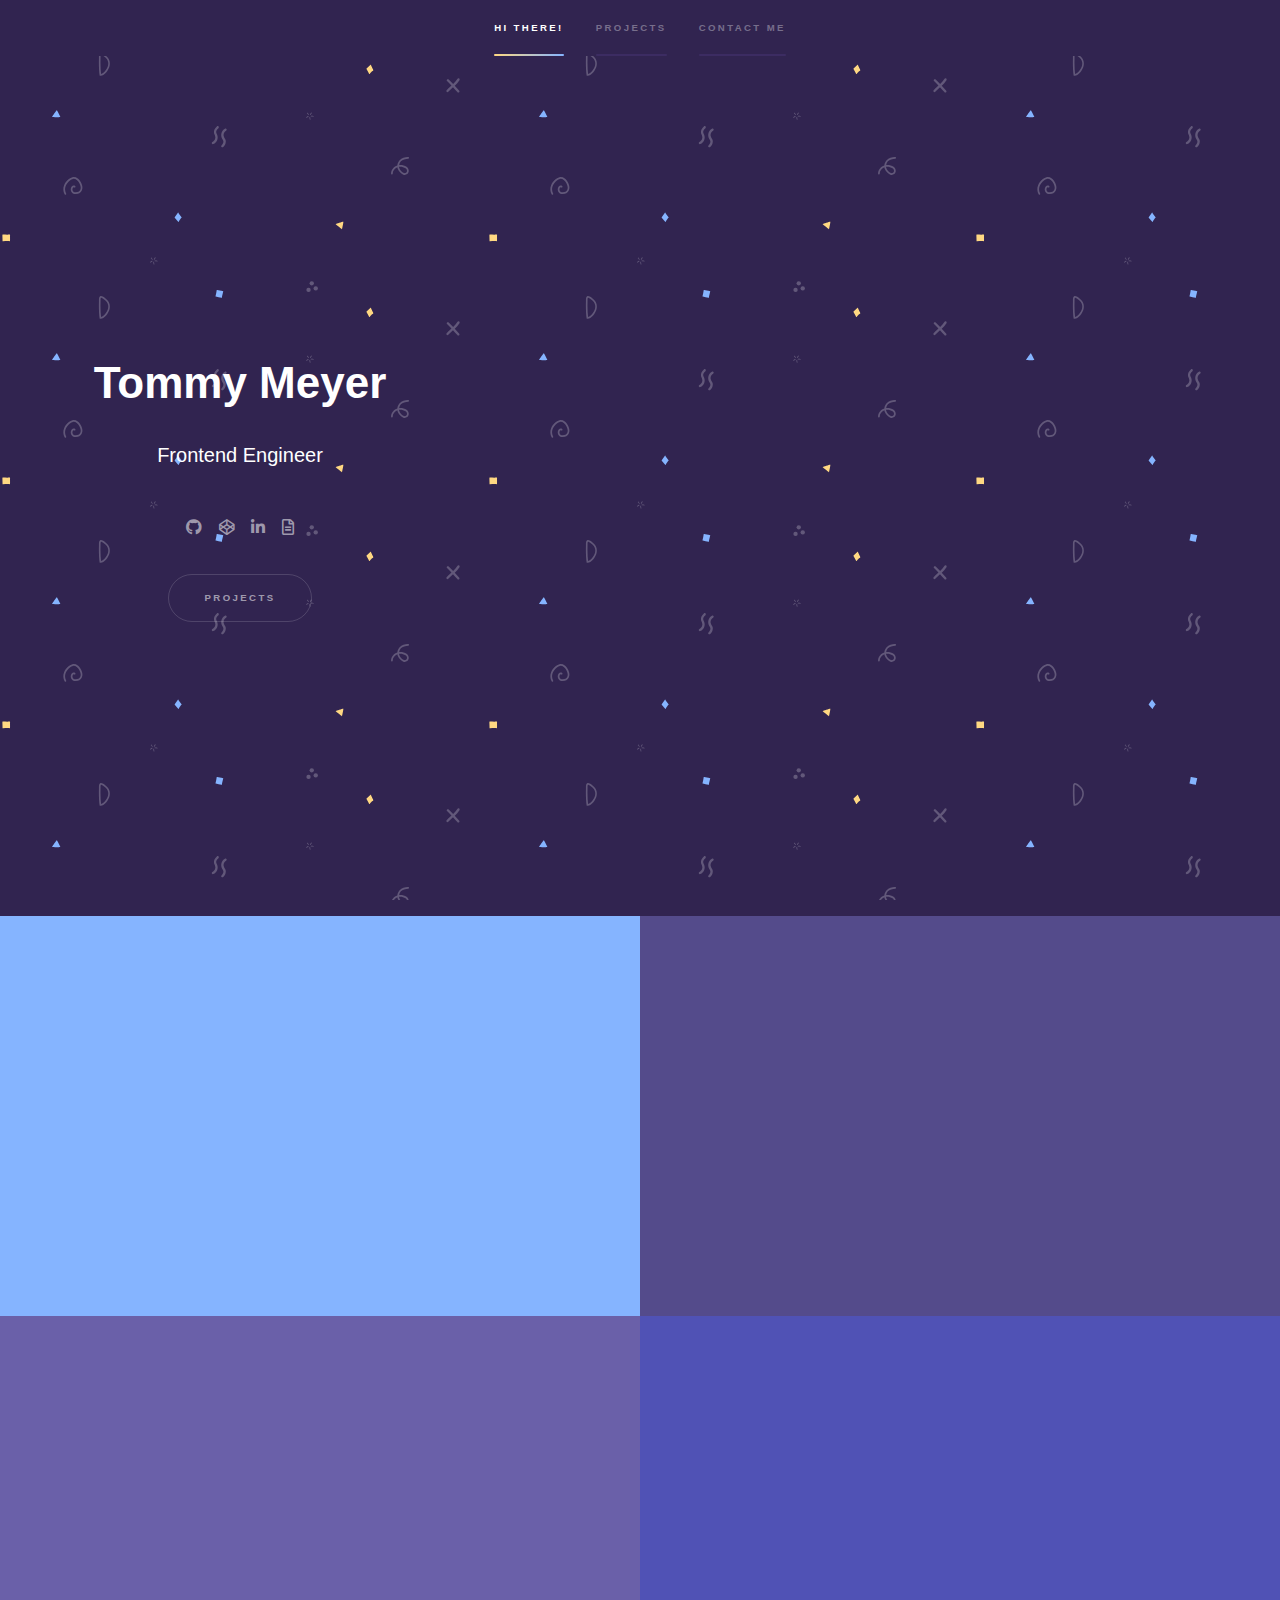
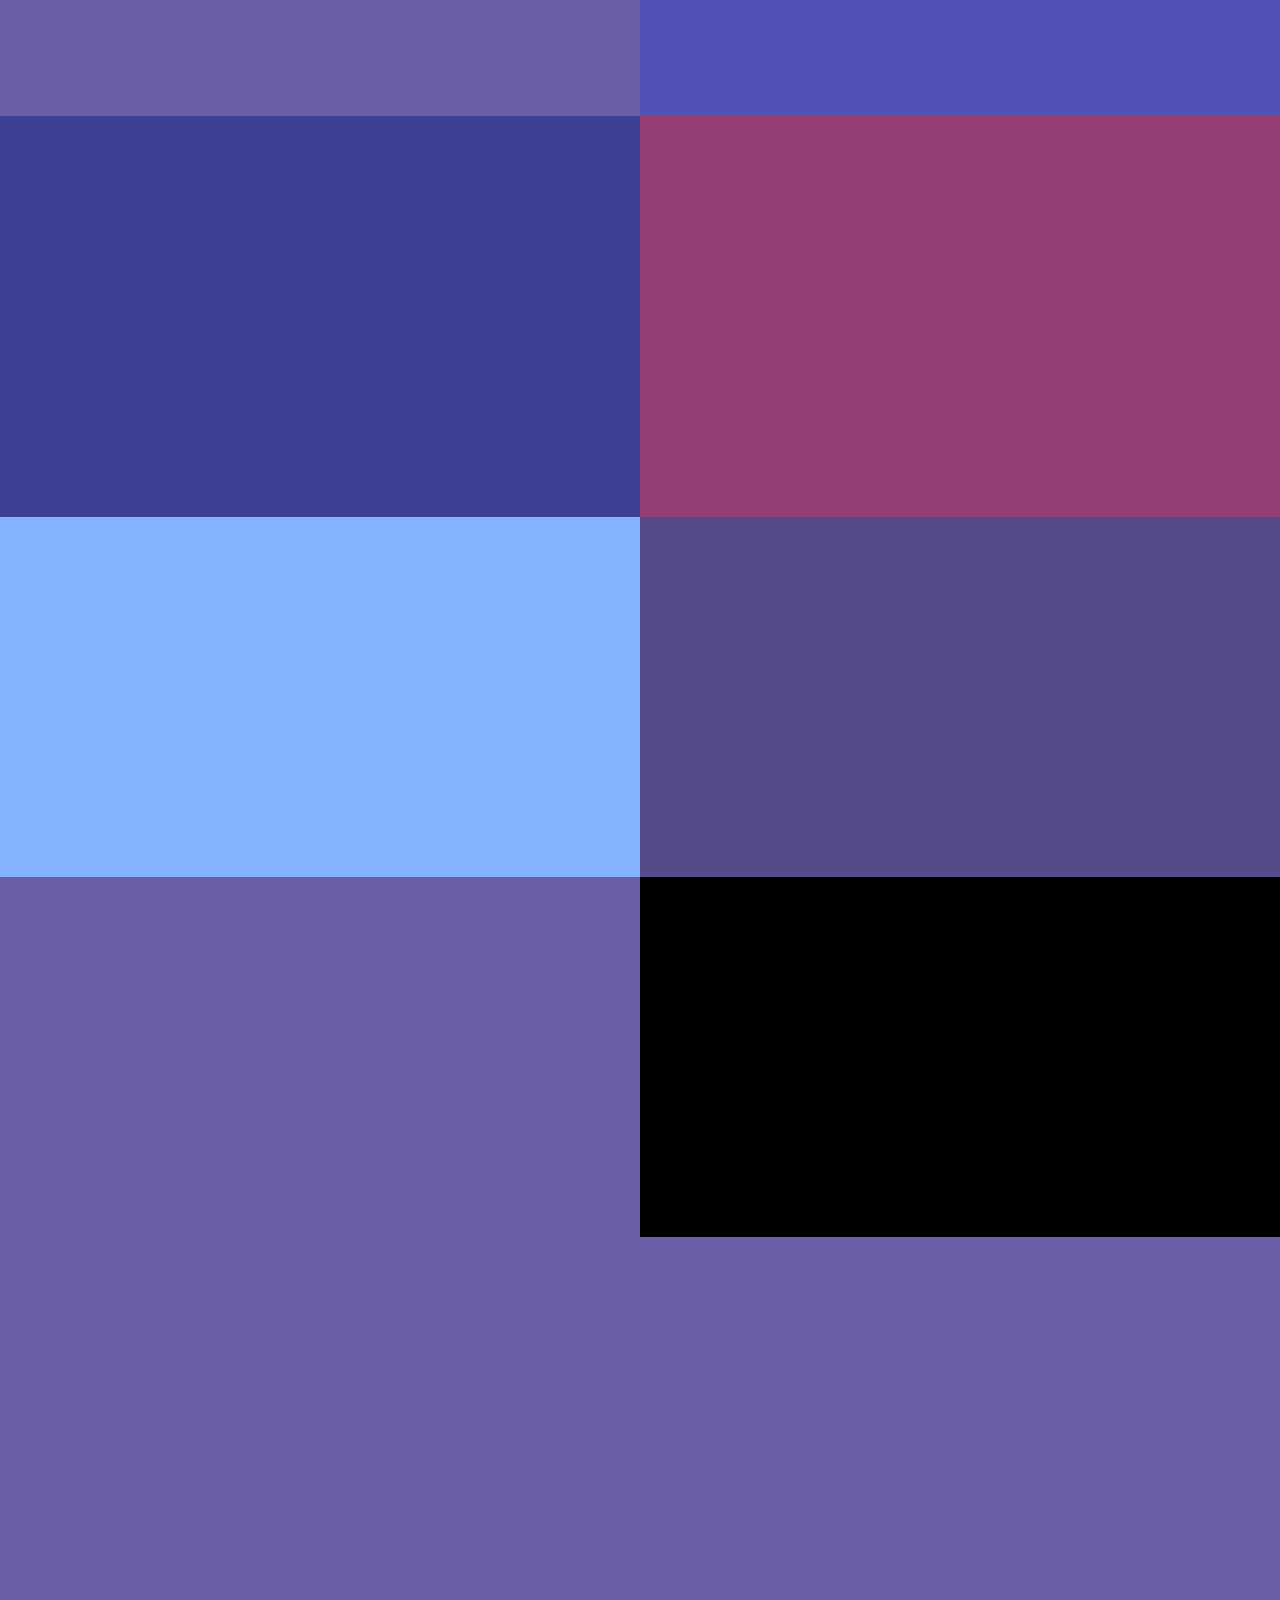
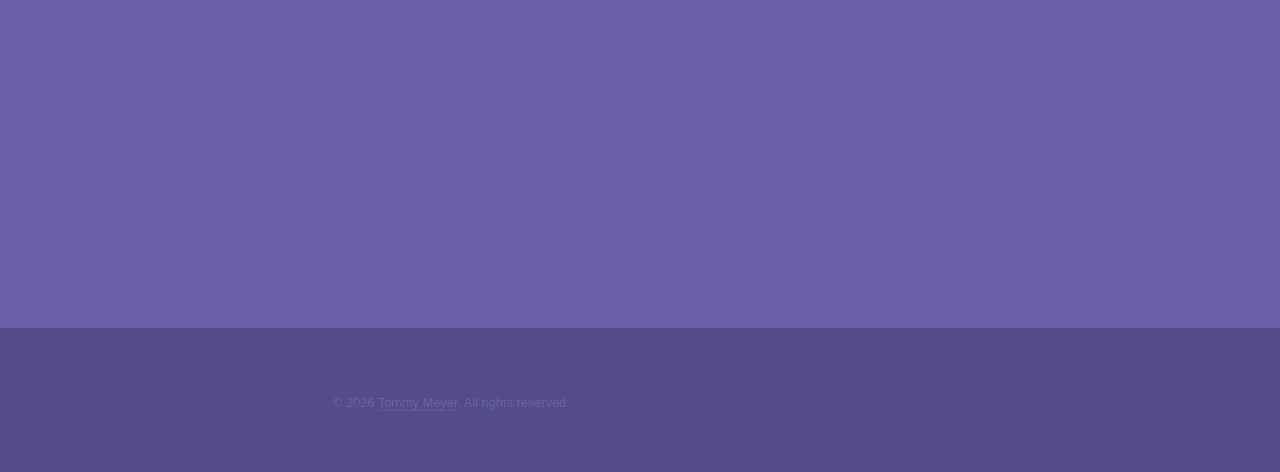
<file: index.html>
<!DOCTYPE HTML>
<!--
  Hyperspace by HTML5 UP
  html5up.net | @ajlkn
  Free for personal and commercial use under the CCA 3.0 license (html5up.net/license)

  Heavily customized by Tommy Meyer, 2020.
-->
<html>
  <head>
    <title>⚡ Tommy Meyer – Frontend Engineer</title>
    <meta charset="utf-8" />
    <meta name="viewport" content="width=device-width, initial-scale=1, user-scalable=no" />
    <link rel="stylesheet" href="assets/css/main.css" />
    <noscript><link rel="stylesheet" href="assets/css/noscript.css" /></noscript>
  </head>
  <body class="is-preload">

    <!-- Sidebar -->
      <section id="sidebar">
        <div class="inner">
          <nav>
            <ul>
              <li><a href="#intro">Hi there!</a></li>
              <li><a href="#one">Projects</a></li>
              <!-- <li><a href="#two">Skills & Technologies</a></li> -->
              <li><a href="#three">Contact Me</a></li>
            </ul>
          </nav>
        </div>
      </section>

    <!-- Wrapper -->
      <div id="wrapper">

        <!-- Intro -->
          <section id="intro" class="wrapper style1 fullscreen fade-up">
            <div class="inner">
              <h1>Tommy Meyer</h1>
              <p>Frontend Engineer</p>
              <ul class="icons">
                <li><a href="https://github.com/tommymeyer" target="_blank" rel="noreferrer noopener" class="icon brands fa-github" data-tooltip="Github"><span class="label"></span></a></li>
                <li><a href="https://codepen.io/tommymeyer" target="_blank" rel="noreferrer noopener" class="icon brands fa-codepen" data-tooltip="Codepen"><span class="label"></span></a></li>
                <li><a href="https://www.linkedin.com/in/tommymeyer942/" target="_blank" rel="noreferrer noopener" class="icon brands fa-linkedin-in" data-tooltip="LinkedIn"><span class="label"></span></a></li>
                <li><a href="https://drive.google.com/file/d/1vW84tg4SPBM0n_PxM_c7saGA9DtYOAPR/view?usp=sharing" target="_blank" rel="noreferrer noopener" class="icon brands fa-file-alt" data-tooltip="Resumé"><span class="label"></span></a></li>
              </ul>
              <ul class="actions">
                <li><a href="#one" class="button scrolly projects-btn">Projects</a></li>
              </ul>
            </div>
          </section>

        <!-- One -->
          <div id="one">
            <section class="wrapper spotlights">
              <section class="style3">
                <div class="content">
                  <div class="inner">
                    <h2>CarHub</h2>
                    <p>Utilizing NextJS 13 with SSR, ReactJS, Typescript, and Tailwind CSS.</p>
                    <ul class="actions">
                      <li><a href="https://github.com/tommymeyer/next-carport" target="_blank" rel="noreferrer noopener" class="button">Source Code</a></li>
                      <li><a href="https://next-carhub.netlify.app/" class="button" target="_blank" rel="noreferrer noopener">Live Example</a></li>
                    </ul>
                  </div>
                </div>
              </section>
              <section class="style1-alt">
                <div class="content">
                  <div class="inner">
                    <h2>All-Star Trivia</h2>
                    <p>Browser-based trivia app utilizing the <a href="https://opentdb.com/" target="_blank" rel="noreferrer noopener">Open Trivia Database</a>. I created a custom React Hook called <code>useTrivia</code> in which I make a call to the Open Trivia API using the <code>Fetch API</code> to access the questions. <code>useTrivia</code> allows us to load a question accordingly to a selected category. To randomize the questions I'm using the <code>shuffle()</code> method from <code>Lodash</code>. An improvement would be utilizing <code>local storage</code> and sign-in to allow session tracking.</p>
                    <ul class="actions">
                      <li><a href="https://github.com/tommymeyer/all-star-trivia" target="_blank" rel="noreferrer noopener" class="button">Source Code</a></li>
                      <li><a href="https://allstar.netlify.app/" class="button" target="_blank" rel="noreferrer noopener">Live Example</a></li>
                    </ul>
                  </div>
                </div>
              </section>
            </section>
            <section class="wrapper spotlights">
              <section class="style1">
                <div class="content">
                  <div class="inner">
                    <h2>Rock.Paper.Scissors.</h2>
                    <p>This is a simple, Browser-based Roshambo game that pits the user against the computer <i><b>*cough*</b> Math.random() <b>*cough*</b></i>. It tracks wins, losses, the user's choice, the computer's choice, and game state using the <code>useState</code> Hook. The game state refreshes with the <code>useEffect</code> Hook. I use conditional logic that uses properties of the different choices available; namely, rock, paper, and scissors.</p>
                    <ul class="actions">
                      <li><a href="https://github.com/tommymeyer/react-roshambo" target="_blank" rel="noreferrer noopener" class="button">Source Code</a></li>
                      <li><a href="https://react-roshambo.netlify.app/" class="button" target="_blank" rel="noreferrer noopener">Live Example</a></li>
                    </ul>
                  </div>
                </div>
              </section>
              <section class="style2">
                <div class="content">
                  <div class="inner">
                    <h2>Infinite Image Gallery</h2>
                    <p>This app uses the <a href="https://unsplash.com/developers" target="_blank" rel="noreferrer noopener">Unsplash API</a> to dynamically load images. It uses a package called the <code>react-infinite-scroll-component</code> to continuously load images on scroll. This project was a bit of stretch for me in using the <code>useCallback</code> Hook for performance improvements as well as using the <code>useEffect</code> Hook to negotiate multiple and semi-complex state scenarios.</p>
                    <ul class="actions">
                      <li><a href="https://github.com/tommymeyer/infinite-images" target="_blank" rel="noreferrer noopener" class="button">Source Code</a></li>
                    </ul>
                  </div>
                </div>
              </section>
            </section>
            <section class="wrapper spotlights">
              <section class="style2-alt">
                <div class="content">
                  <div class="inner">
                    <h2>Robofriends</h2>
                    <p>This app displays the power of React Props and State. I'm using <code>useState</code> to obtain and set the searchfield value, and, subsequently, actively find and display relevant information cards. I'm also using the <code>fetch API</code> within <code>useEffect</code> to call for data to display on the information cards. This project was a refactor of an older project. I replaced Life Cycle Methods with React Hooks.</p>
                    <ul class="actions">
                      <li><a href="https://github.com/tommymeyer/robofriends" target="_blank" rel="noreferrer noopener" class="button">Source Code</a></li>
                      <li><a href="https://tin-can.netlify.app/" class="button" target="_blank" rel="noreferrer noopener">Live Example</a></li>
                    </ul>
                  </div>
                </div>
              </section>
              <section class="style3-alt">
                <div class="content">
                  <div class="inner">
                    <h2>Pomodoro Timer</h2>
                    <p>A simple Pomodoro Timer that also tracks the number pomo sets you do. Built in ReactJS, it uses <code>useState</code> to adjust the timer, set counter, and the dynamic titles. It also uses <code>useRef</code> to make the buttons functional.</p>
                    <ul class="actions">
                      <li><a href="https://github.com/tommymeyer/react-pomodoro" target="_blank" rel="noreferrer noopener" class="button">Source Code</a></li>
                      <li><a href="https://pompom.netlify.app/" class="button" target="_blank" rel="noreferrer noopener">Live Example</a></li>
                    </ul>
                  </div>
                </div>
              </section>
            </section>
            <section class="wrapper spotlights">
              <section class="style3">
                <div class="content">
                  <div class="inner">
                    <h2>Markdown Note Taking App</h2>
                    <p>A <em>very</em> rudimentary Markdown note taking app built in ReactJS. It uses the <code>react-markdown</code> NPM Package and plugs in the <code>useState</code> React Hook to set the state of the textbox with what the user types in the editor.</p>
                    <ul class="actions">
                      <li><a href="https://github.com/tommymeyer/react-markdown-editor" target="_blank" rel="noreferrer noopener" class="button">Source Code</a></li>
                      <li><a href="https://voltnotes.netlify.app/" class="button" target="_blank" rel="noreferrer noopener">Live Example</a></li>
                    </ul>
                  </div>
                </div>
              </section>
              <section class="style1-alt">
                <div class="content">
                  <div class="inner">
                    <h2>Cool Tabs</h2>
                    <p>Built in ReactJS, this is a sample of navigation tabs and a neat hover interaction. It uses <code>react-router-dom</code> to navigate between the different components. The hover effect is accomplished using <code>useState</code> to keep track of where the mouse is located when hovering over a tab.</p>
                    <ul class="actions">
                      <li><a href="https://github.com/tommymeyer/react-tabs" target="_blank" rel="noreferrer noopener" class="button">Source Code</a></li>
                      <li><a href="https://cool-tabs.netlify.app/" class="button" target="_blank" rel="noreferrer noopener">Live Example</a></li>
                    </ul>
                  </div>
                </div>
              </section>
            </section>
            <section class="wrapper spotlights">
              <section class="style1">
                <div class="content">
                  <div class="inner">
                    <h2>List of SpaceX Launches</h2>
                    <p>A list of SpaceX Launches using their API to display images of launches, launch names, launch details, and links to launch videos. It's built in Angular using Typescript. It's not my forté, but it was a fun project.</p>
                    <ul class="actions">
                      <li><a href="https://github.com/tommymeyer/spacex-launches-list" target="_blank" rel="noreferrer noopener" class="button">Source Code</a></li>
                    </ul>
                  </div>
                </div>
              </section>
            <section class="wrapper spotlights">
              <section class="style4">
                <div class="content">
                  <div class="inner">
                    <h2>More Coming Soon</h2>
                    <p>To see more examples of my CSS work check out my Codepen. For more examples of larger projects, check out my Github or my Resumé <span class="small-text"><em>&#40;all links found in the icons above or the buttons below&#41;</em></span>.</p>
                    <ul class="actions">
                      <li><a href="https://github.com/tommymeyer" class="button icon fa-github" target="_blank" rel="noreferrer noopener">Github</a></li>
                      <li><a href="https://codepen.io/tommymeyer" target="_blank" rel="noreferrer noopener" class="button icon fa-codepen">Codepen</a></li>
                      <li><a href="https://bit.ly/2AvjYid" class="button icon fa-file-alt" target="_blank" rel="noreferrer noopener">Resumé</a></li>
                    </ul>
                  </div>
                </div>
              </section>
            </section>
          </div>

        <!-- Two -->
          <!-- <section id="two" class="wrapper style3 fade-up">
            <div class="inner">
              <h2>What we do</h2>
              <p>Phasellus convallis elit id ullamcorper pulvinar. Duis aliquam turpis mauris, eu ultricies erat malesuada quis. Aliquam dapibus, lacus eget hendrerit bibendum, urna est aliquam sem, sit amet imperdiet est velit quis lorem.</p>
              <div class="features">
                <section>
                  <span class="icon solid major fa-code"></span>
                  <h3>Lorem ipsum amet</h3>
                  <p>Phasellus convallis elit id ullam corper amet et pulvinar. Duis aliquam turpis mauris, sed ultricies erat dapibus.</p>
                </section>
                <section>
                  <span class="icon solid major fa-lock"></span>
                  <h3>Aliquam sed nullam</h3>
                  <p>Phasellus convallis elit id ullam corper amet et pulvinar. Duis aliquam turpis mauris, sed ultricies erat dapibus.</p>
                </section>
                <section>
                  <span class="icon solid major fa-cog"></span>
                  <h3>Sed erat ullam corper</h3>
                  <p>Phasellus convallis elit id ullam corper amet et pulvinar. Duis aliquam turpis mauris, sed ultricies erat dapibus.</p>
                </section>
                <section>
                  <span class="icon solid major fa-desktop"></span>
                  <h3>Veroeros quis lorem</h3>
                  <p>Phasellus convallis elit id ullam corper amet et pulvinar. Duis aliquam turpis mauris, sed ultricies erat dapibus.</p>
                </section>
                <section>
                  <span class="icon solid major fa-link"></span>
                  <h3>Urna quis bibendum</h3>
                  <p>Phasellus convallis elit id ullam corper amet et pulvinar. Duis aliquam turpis mauris, sed ultricies erat dapibus.</p>
                </section>
                <section>
                  <span class="icon major fa-gem"></span>
                  <h3>Aliquam urna dapibus</h3>
                  <p>Phasellus convallis elit id ullam corper amet et pulvinar. Duis aliquam turpis mauris, sed ultricies erat dapibus.</p>
                </section>
              </div>
              <ul class="actions">
                <li><a href="generic.html" class="button">Learn more</a></li>
              </ul>
            </div>
          </section> -->

        <!-- Three -->
          <section id="three" class="wrapper style1 fade-up">
            <div class="inner">
              <h2>Contact Me</h2>
              <p>If you'd like to partner with me on a project, talk about code, or talk about life, please feel free to write to me using the form below. I look forward to hearing from you. Cheers!</p>
              <div class="style1">
                <section>
                  <form method="POST" name="contact" data-netlify="true">
                    <div class="fields">
                      <div class="field half">
                        <label for="name">Name</label>
                        <input type="text" name="name" id="name" required />
                      </div>
                      <div class="field half">
                        <label for="email">Email</label>
                        <input type="text" name="email" id="email" required />
                      </div>
                      <div class="field">
                        <label for="message">Message</label>
                        <textarea name="message" id="message" rows="5" required></textarea>
                      </div>
                    </div>
                    <ul class="actions">
                      <li><button class="button submit" type="submit">Send</button></li>
                    </ul>
                  </form>
                </section>
              </div>
            </div>
          </section>

      </div>

    <!-- Footer -->
      <footer id="footer" class="wrapper style1-alt">
        <div class="inner">
          <ul class="menu">
            <li>&copy; <span id="year"></span> <a href="https://drive.google.com/file/d/1vW84tg4SPBM0n_PxM_c7saGA9DtYOAPR/view?usp=sharing" target="_blank" rel="noreferrer noopener">Tommy Meyer</a>. All rights reserved.</li>
          </ul>
        </div>
      </footer>

    <!-- Scripts -->
      <script src="assets/js/jquery.min.js"></script>
      <script src="assets/js/jquery.scrollex.min.js"></script>
      <script src="assets/js/jquery.scrolly.min.js"></script>
      <script src="assets/js/browser.min.js"></script>
      <script src="assets/js/breakpoints.min.js"></script>
      <script src="assets/js/util.js"></script>
      <script src="assets/js/main.js"></script>
      <script>
        document.querySelector("#year").textContent = new Date().getFullYear();
      </script>
  </body>
</html>
</file>
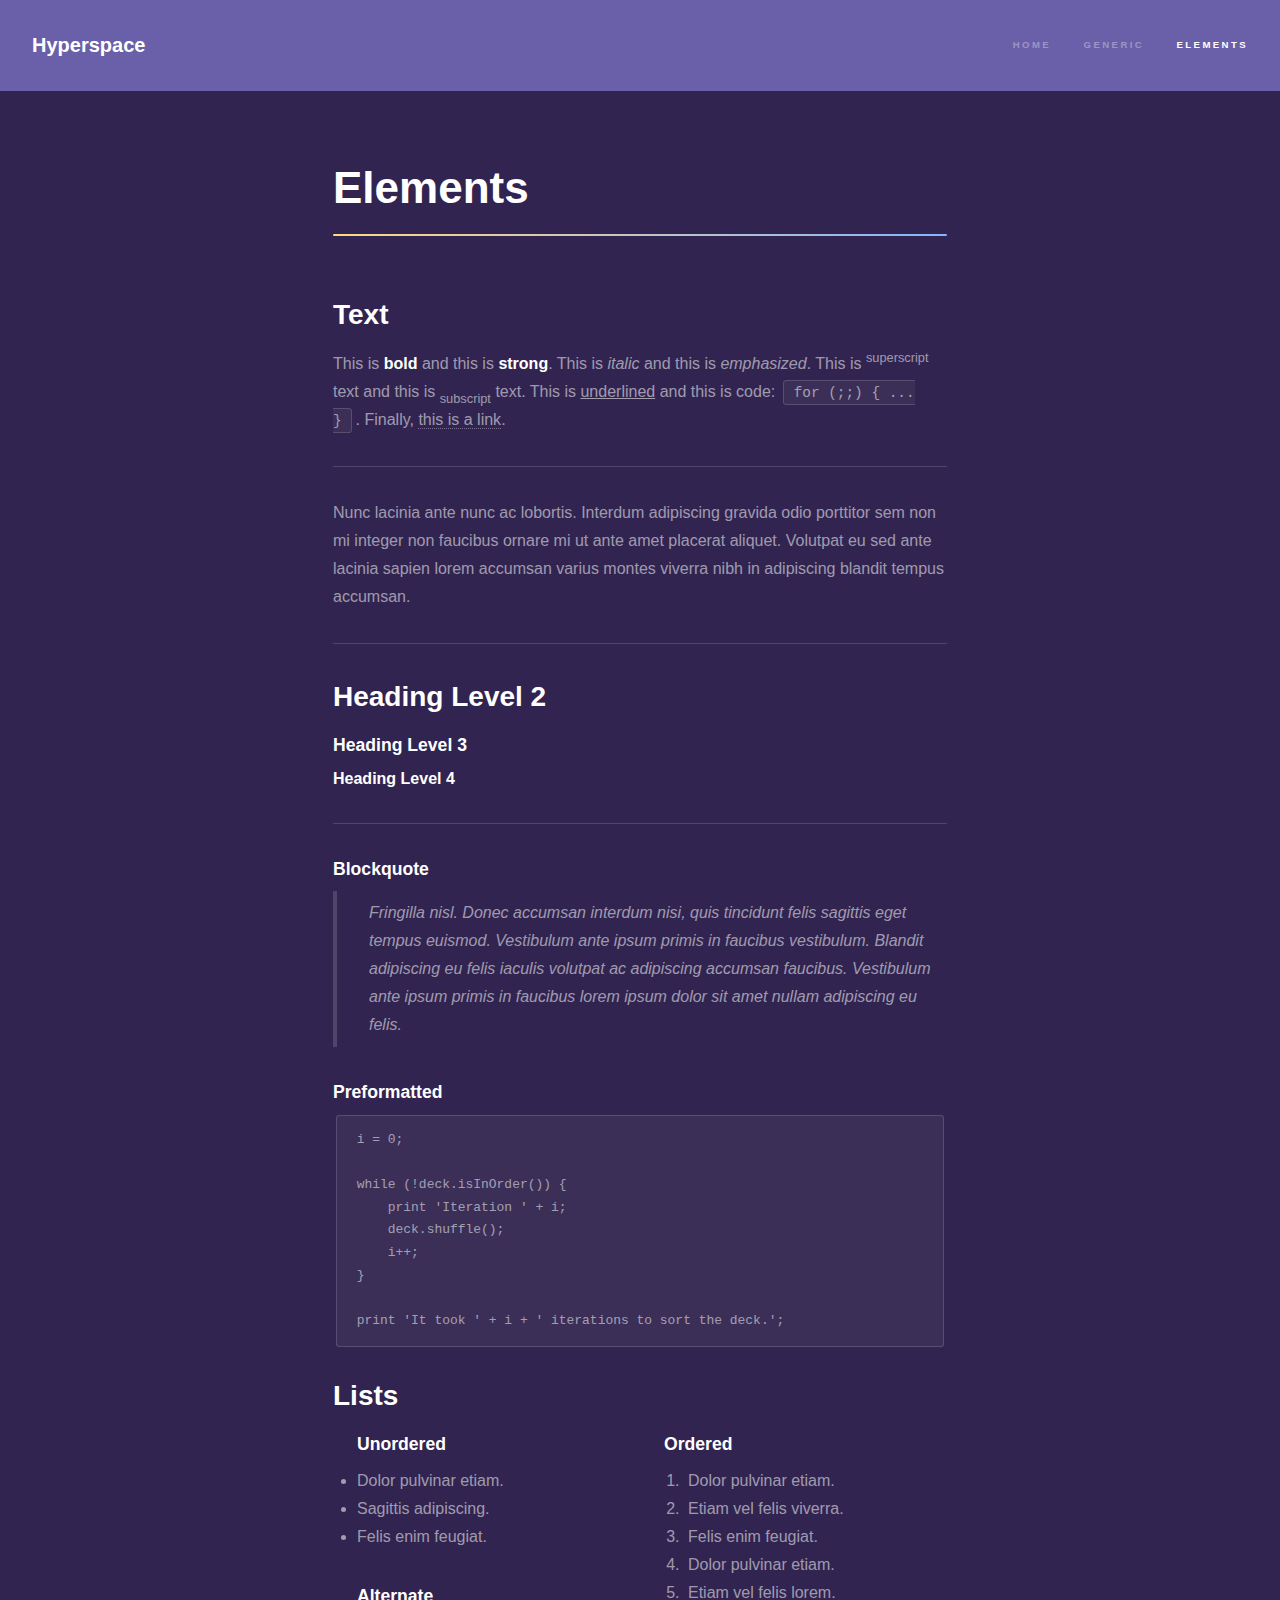
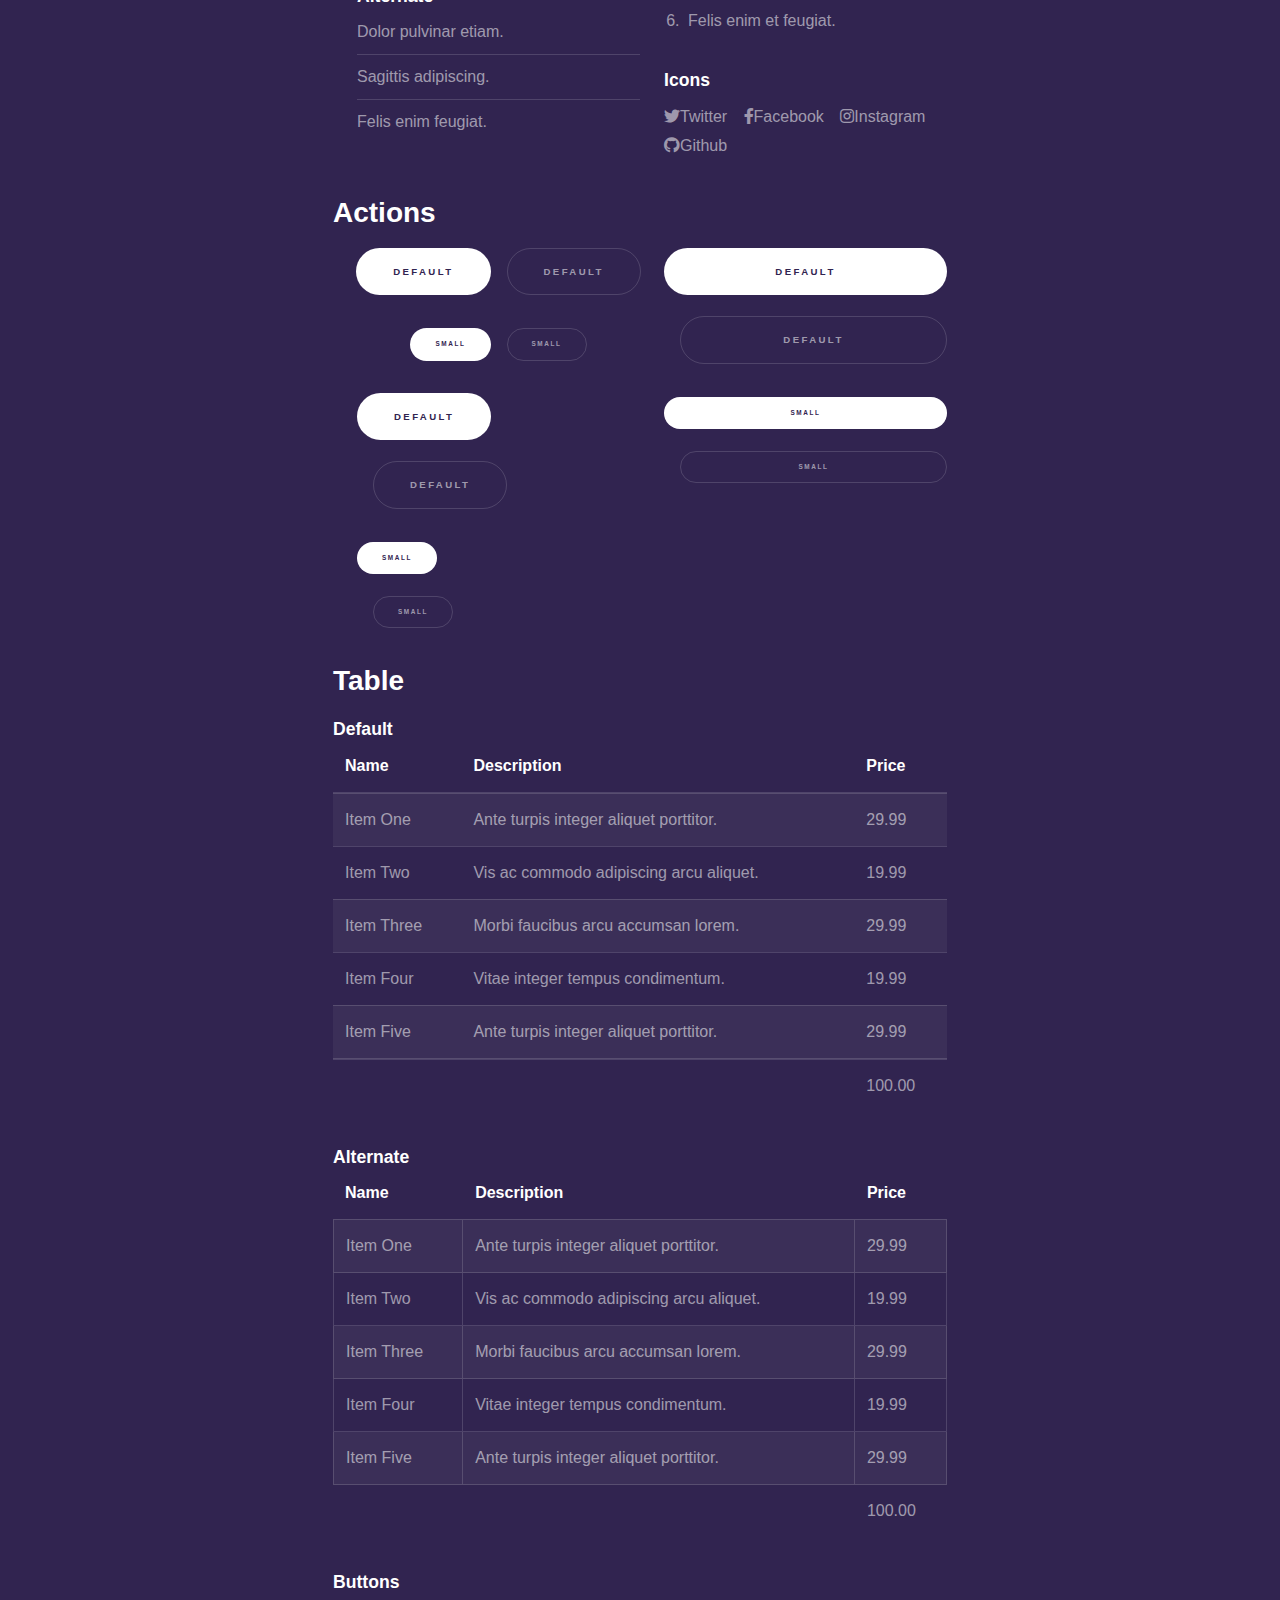
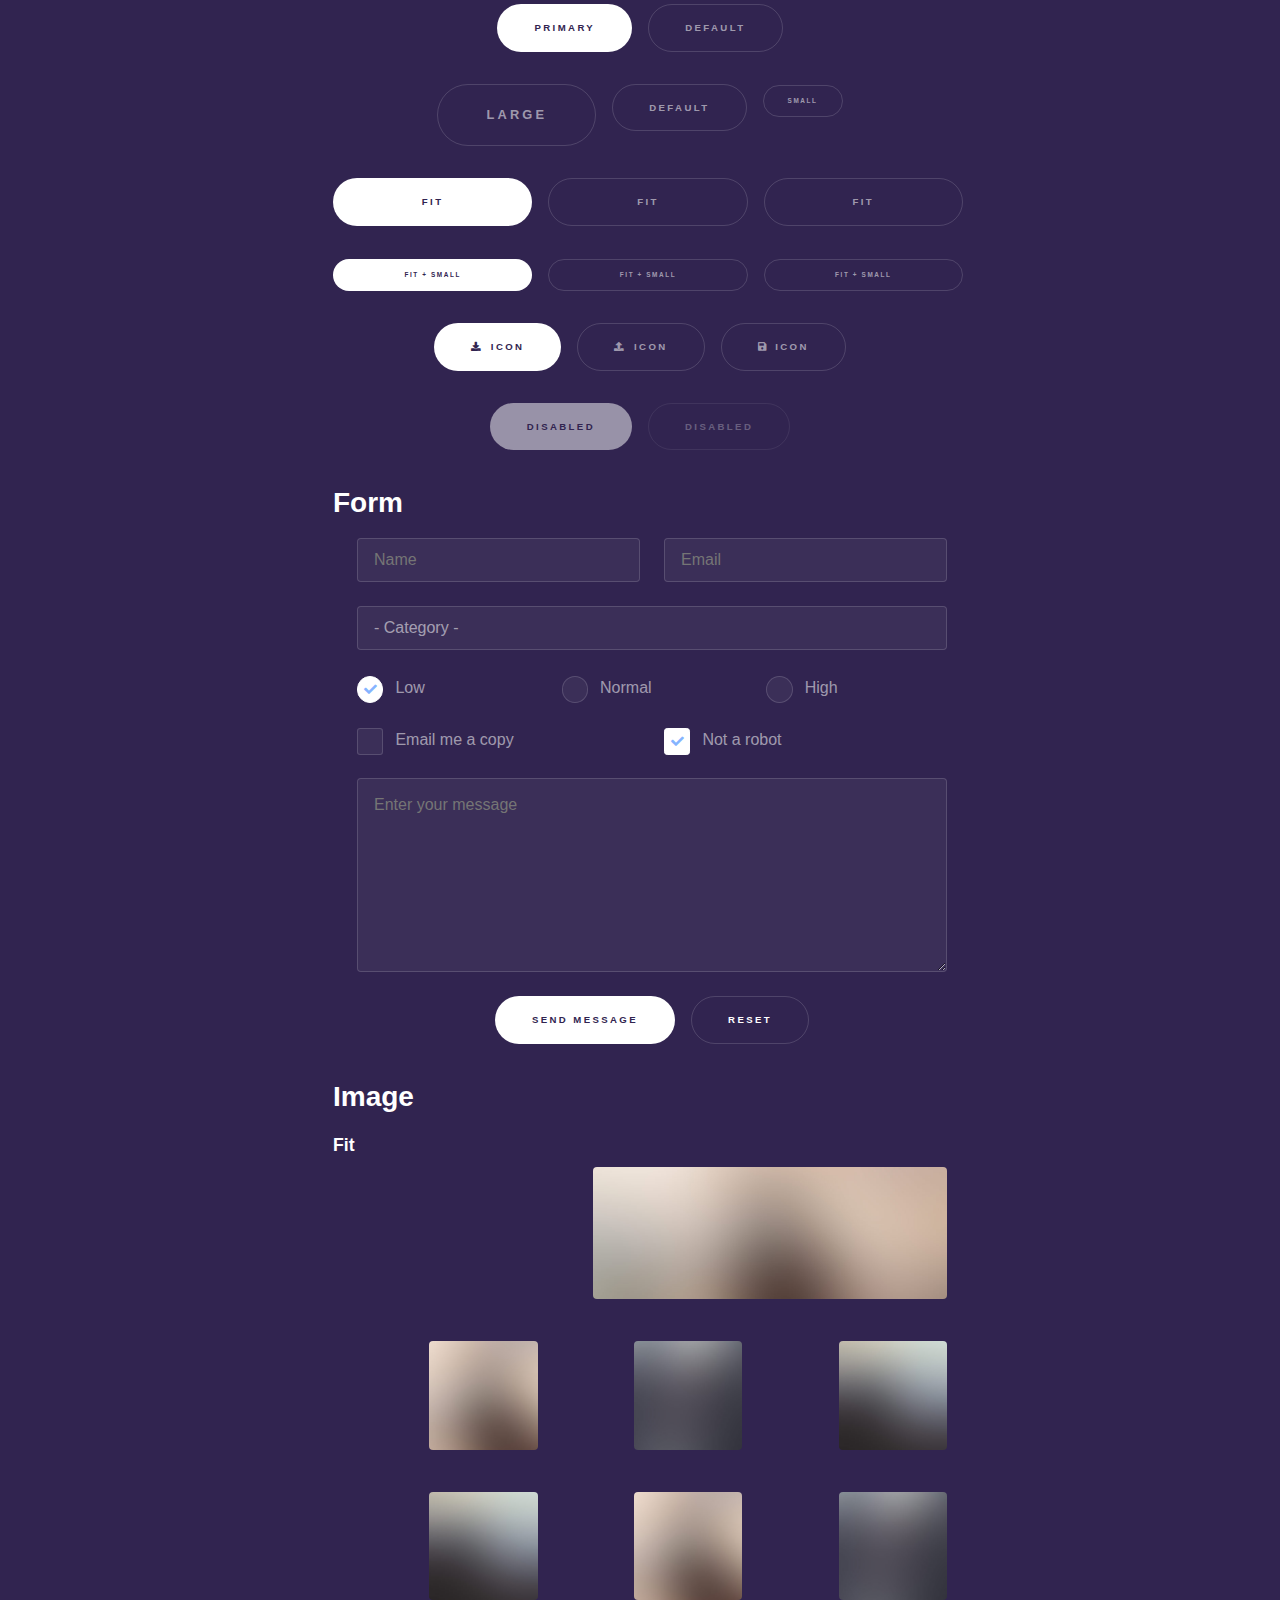
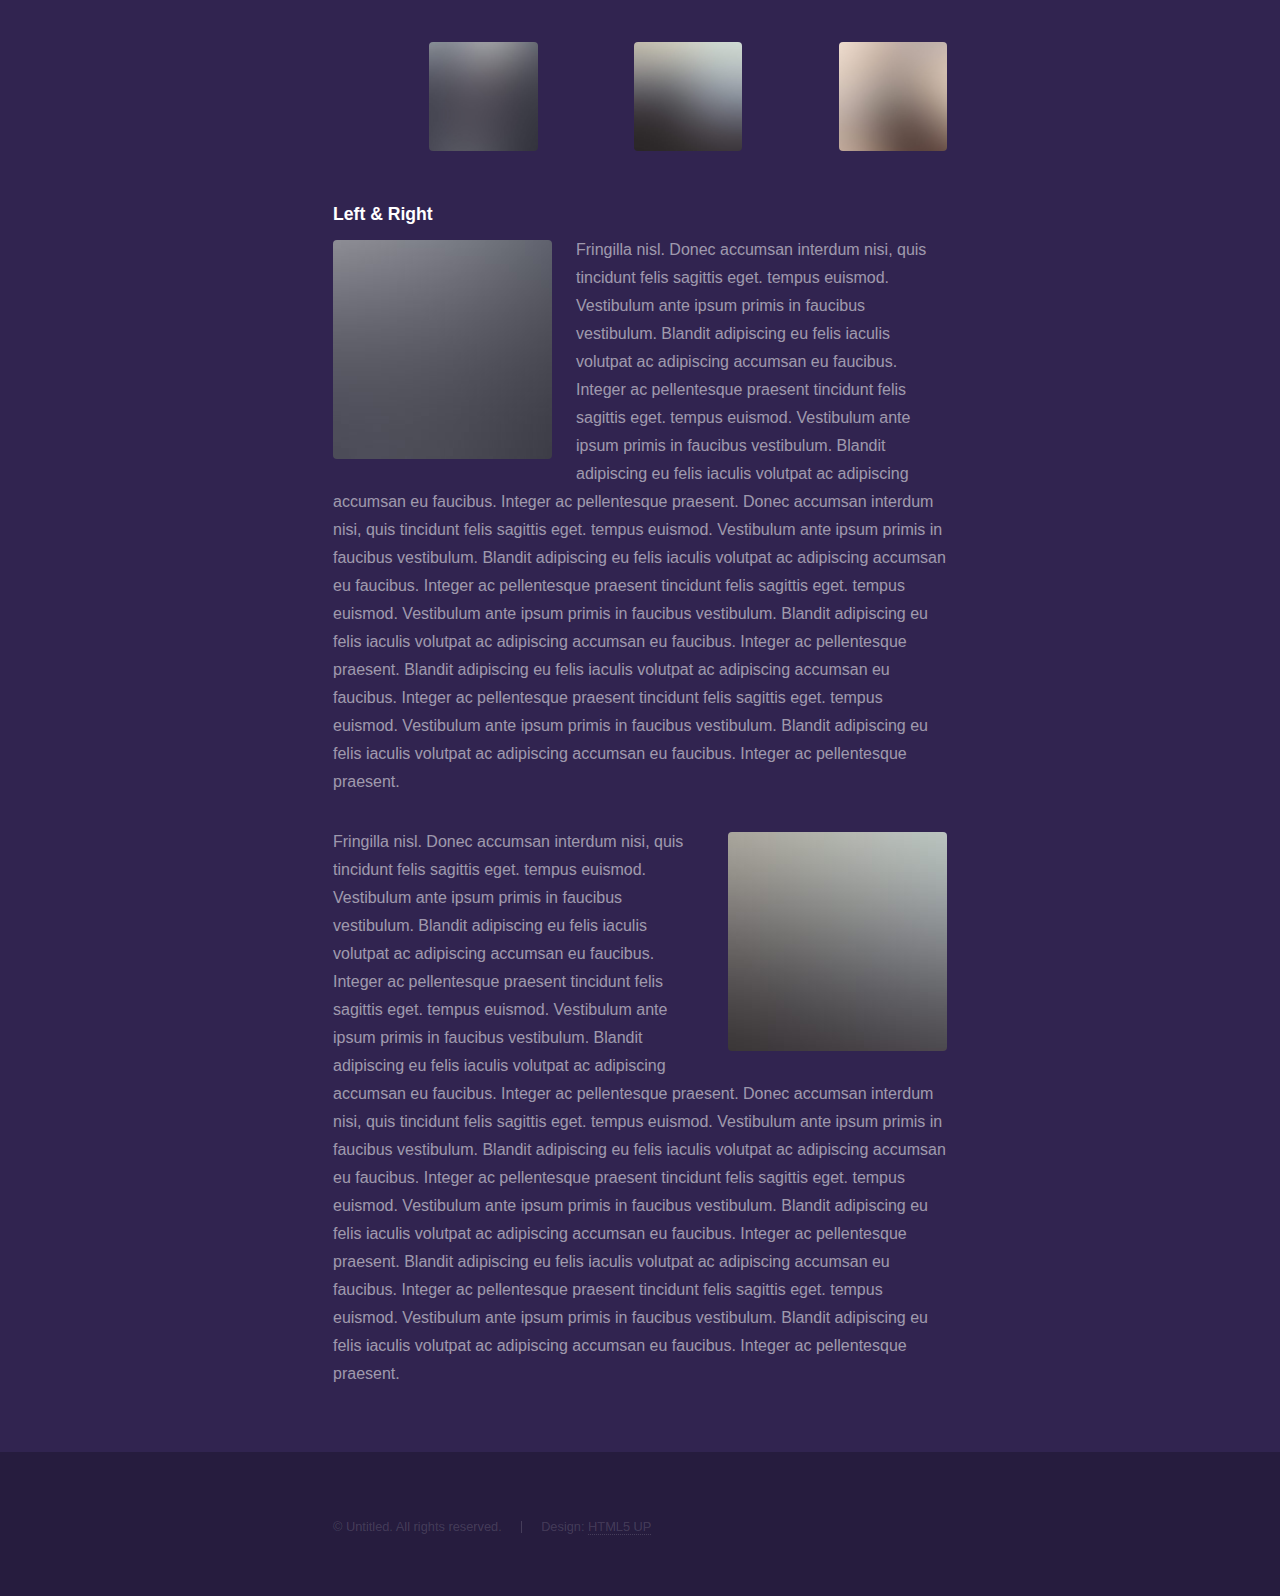
<file: elements.html>
<!DOCTYPE HTML>
<!--
	Hyperspace by HTML5 UP
	html5up.net | @ajlkn
	Free for personal and commercial use under the CCA 3.0 license (html5up.net/license)
-->
<html>
	<head>
		<title>Elements - Hyperspace by HTML5 UP</title>
		<meta charset="utf-8" />
		<meta name="viewport" content="width=device-width, initial-scale=1, user-scalable=no" />
		<link rel="stylesheet" href="assets/css/main.css" />
		<noscript><link rel="stylesheet" href="assets/css/noscript.css" /></noscript>
	</head>
	<body class="is-preload">

		<!-- Header -->
			<header id="header">
				<a href="index.html" class="title">Hyperspace</a>
				<nav>
					<ul>
						<li><a href="index.html">Home</a></li>
						<li><a href="generic.html">Generic</a></li>
						<li><a href="elements.html"  class="active">Elements</a></li>
					</ul>
				</nav>
			</header>

		<!-- Wrapper -->
			<div id="wrapper">

				<!-- Main -->
					<section id="main" class="wrapper">
						<div class="inner">
							<h1 class="major">Elements</h1>

							<!-- Text -->
								<section>
									<h2>Text</h2>
									<p>This is <b>bold</b> and this is <strong>strong</strong>. This is <i>italic</i> and this is <em>emphasized</em>.
									This is <sup>superscript</sup> text and this is <sub>subscript</sub> text.
									This is <u>underlined</u> and this is code: <code>for (;;) { ... }</code>. Finally, <a href="#">this is a link</a>.</p>
									<hr />
									<p>Nunc lacinia ante nunc ac lobortis. Interdum adipiscing gravida odio porttitor sem non mi integer non faucibus ornare mi ut ante amet placerat aliquet. Volutpat eu sed ante lacinia sapien lorem accumsan varius montes viverra nibh in adipiscing blandit tempus accumsan.</p>
									<hr />
									<h2>Heading Level 2</h2>
									<h3>Heading Level 3</h3>
									<h4>Heading Level 4</h4>
									<hr />
									<h3>Blockquote</h3>
									<blockquote>Fringilla nisl. Donec accumsan interdum nisi, quis tincidunt felis sagittis eget tempus euismod. Vestibulum ante ipsum primis in faucibus vestibulum. Blandit adipiscing eu felis iaculis volutpat ac adipiscing accumsan faucibus. Vestibulum ante ipsum primis in faucibus lorem ipsum dolor sit amet nullam adipiscing eu felis.</blockquote>
									<h3>Preformatted</h3>
									<pre><code>i = 0;

while (!deck.isInOrder()) {
    print 'Iteration ' + i;
    deck.shuffle();
    i++;
}

print 'It took ' + i + ' iterations to sort the deck.';</code></pre>
								</section>

							<!-- Lists -->
								<section>
									<h2>Lists</h2>
									<div class="row">
										<div class="col-6 col-12-medium">
											<h3>Unordered</h3>
											<ul>
												<li>Dolor pulvinar etiam.</li>
												<li>Sagittis adipiscing.</li>
												<li>Felis enim feugiat.</li>
											</ul>
											<h3>Alternate</h3>
											<ul class="alt">
												<li>Dolor pulvinar etiam.</li>
												<li>Sagittis adipiscing.</li>
												<li>Felis enim feugiat.</li>
											</ul>
										</div>
										<div class="col-6 col-12-medium">
											<h3>Ordered</h3>
											<ol>
												<li>Dolor pulvinar etiam.</li>
												<li>Etiam vel felis viverra.</li>
												<li>Felis enim feugiat.</li>
												<li>Dolor pulvinar etiam.</li>
												<li>Etiam vel felis lorem.</li>
												<li>Felis enim et feugiat.</li>
											</ol>
											<h3>Icons</h3>
											<ul class="icons">
												<li><a href="#" class="icon brands fa-twitter"><span class="label">Twitter</span></a></li>
												<li><a href="#" class="icon brands fa-facebook-f"><span class="label">Facebook</span></a></li>
												<li><a href="#" class="icon brands fa-instagram"><span class="label">Instagram</span></a></li>
												<li><a href="#" class="icon brands fa-github"><span class="label">Github</span></a></li>
											</ul>
										</div>
									</div>
									<h2>Actions</h2>
									<div class="row">
										<div class="col-6 col-12-medium">
											<ul class="actions">
												<li><a href="#" class="button primary">Default</a></li>
												<li><a href="#" class="button">Default</a></li>
											</ul>
											<ul class="actions small">
												<li><a href="#" class="button primary small">Small</a></li>
												<li><a href="#" class="button small">Small</a></li>
											</ul>
											<ul class="actions stacked">
												<li><a href="#" class="button primary">Default</a></li>
												<li><a href="#" class="button">Default</a></li>
											</ul>
											<ul class="actions stacked">
												<li><a href="#" class="button primary small">Small</a></li>
												<li><a href="#" class="button small">Small</a></li>
											</ul>
										</div>
										<div class="col-6 col-12-medium">
											<ul class="actions stacked">
												<li><a href="#" class="button primary fit">Default</a></li>
												<li><a href="#" class="button fit">Default</a></li>
											</ul>
											<ul class="actions stacked">
												<li><a href="#" class="button primary small fit">Small</a></li>
												<li><a href="#" class="button small fit">Small</a></li>
											</ul>
										</div>
									</div>
								</section>

							<!-- Table -->
								<section>
									<h2>Table</h2>
									<h3>Default</h3>
									<div class="table-wrapper">
										<table>
											<thead>
												<tr>
													<th>Name</th>
													<th>Description</th>
													<th>Price</th>
												</tr>
											</thead>
											<tbody>
												<tr>
													<td>Item One</td>
													<td>Ante turpis integer aliquet porttitor.</td>
													<td>29.99</td>
												</tr>
												<tr>
													<td>Item Two</td>
													<td>Vis ac commodo adipiscing arcu aliquet.</td>
													<td>19.99</td>
												</tr>
												<tr>
													<td>Item Three</td>
													<td> Morbi faucibus arcu accumsan lorem.</td>
													<td>29.99</td>
												</tr>
												<tr>
													<td>Item Four</td>
													<td>Vitae integer tempus condimentum.</td>
													<td>19.99</td>
												</tr>
												<tr>
													<td>Item Five</td>
													<td>Ante turpis integer aliquet porttitor.</td>
													<td>29.99</td>
												</tr>
											</tbody>
											<tfoot>
												<tr>
													<td colspan="2"></td>
													<td>100.00</td>
												</tr>
											</tfoot>
										</table>
									</div>

									<h3>Alternate</h3>
									<div class="table-wrapper">
										<table class="alt">
											<thead>
												<tr>
													<th>Name</th>
													<th>Description</th>
													<th>Price</th>
												</tr>
											</thead>
											<tbody>
												<tr>
													<td>Item One</td>
													<td>Ante turpis integer aliquet porttitor.</td>
													<td>29.99</td>
												</tr>
												<tr>
													<td>Item Two</td>
													<td>Vis ac commodo adipiscing arcu aliquet.</td>
													<td>19.99</td>
												</tr>
												<tr>
													<td>Item Three</td>
													<td> Morbi faucibus arcu accumsan lorem.</td>
													<td>29.99</td>
												</tr>
												<tr>
													<td>Item Four</td>
													<td>Vitae integer tempus condimentum.</td>
													<td>19.99</td>
												</tr>
												<tr>
													<td>Item Five</td>
													<td>Ante turpis integer aliquet porttitor.</td>
													<td>29.99</td>
												</tr>
											</tbody>
											<tfoot>
												<tr>
													<td colspan="2"></td>
													<td>100.00</td>
												</tr>
											</tfoot>
										</table>
									</div>
								</section>

							<!-- Buttons -->
								<section>
									<h3>Buttons</h3>
									<ul class="actions">
										<li><a href="#" class="button primary">Primary</a></li>
										<li><a href="#" class="button">Default</a></li>
									</ul>
									<ul class="actions">
										<li><a href="#" class="button large">Large</a></li>
										<li><a href="#" class="button">Default</a></li>
										<li><a href="#" class="button small">Small</a></li>
									</ul>
									<ul class="actions fit">
										<li><a href="#" class="button primary fit">Fit</a></li>
										<li><a href="#" class="button fit">Fit</a></li>
										<li><a href="#" class="button fit">Fit</a></li>
									</ul>
									<ul class="actions fit small">
										<li><a href="#" class="button primary fit small">Fit + Small</a></li>
										<li><a href="#" class="button fit small">Fit + Small</a></li>
										<li><a href="#" class="button fit small">Fit + Small</a></li>
									</ul>
									<ul class="actions">
										<li><a href="#" class="button primary icon solid fa-download">Icon</a></li>
										<li><a href="#" class="button icon solid fa-upload">Icon</a></li>
										<li><a href="#" class="button icon solid fa-save">Icon</a></li>
									</ul>
									<ul class="actions">
										<li><span class="button primary disabled">Disabled</span></li>
										<li><span class="button disabled">Disabled</span></li>
									</ul>
								</section>

							<!-- Form -->
								<section>
									<h2>Form</h2>
									<form method="post" action="#">
										<div class="row gtr-uniform">
											<div class="col-6 col-12-xsmall">
												<input type="text" name="demo-name" id="demo-name" value="" placeholder="Name" />
											</div>
											<div class="col-6 col-12-xsmall">
												<input type="email" name="demo-email" id="demo-email" value="" placeholder="Email" />
											</div>
											<div class="col-12">
												<select name="demo-category" id="demo-category">
													<option value="">- Category -</option>
													<option value="1">Manufacturing</option>
													<option value="1">Shipping</option>
													<option value="1">Administration</option>
													<option value="1">Human Resources</option>
												</select>
											</div>
											<div class="col-4 col-12-small">
												<input type="radio" id="demo-priority-low" name="demo-priority" checked>
												<label for="demo-priority-low">Low</label>
											</div>
											<div class="col-4 col-12-small">
												<input type="radio" id="demo-priority-normal" name="demo-priority">
												<label for="demo-priority-normal">Normal</label>
											</div>
											<div class="col-4 col-12-small">
												<input type="radio" id="demo-priority-high" name="demo-priority">
												<label for="demo-priority-high">High</label>
											</div>
											<div class="col-6 col-12-small">
												<input type="checkbox" id="demo-copy" name="demo-copy">
												<label for="demo-copy">Email me a copy</label>
											</div>
											<div class="col-6 col-12-small">
												<input type="checkbox" id="demo-human" name="demo-human" checked>
												<label for="demo-human">Not a robot</label>
											</div>
											<div class="col-12">
												<textarea name="demo-message" id="demo-message" placeholder="Enter your message" rows="6"></textarea>
											</div>
											<div class="col-12">
												<ul class="actions">
													<li><input type="submit" value="Send Message" class="primary" /></li>
													<li><input type="reset" value="Reset" /></li>
												</ul>
											</div>
										</div>
									</form>
								</section>

							<!-- Image -->
								<section>
									<h2>Image</h2>
									<h3>Fit</h3>
									<div class="box alt">
										<div class="row gtr-uniform">
											<div class="col-12"><span class="image fit"><img src="images/pic04.jpg" alt="" /></span></div>
											<div class="col-4"><span class="image fit"><img src="images/pic01.jpg" alt="" /></span></div>
											<div class="col-4"><span class="image fit"><img src="images/pic02.jpg" alt="" /></span></div>
											<div class="col-4"><span class="image fit"><img src="images/pic03.jpg" alt="" /></span></div>
											<div class="col-4"><span class="image fit"><img src="images/pic03.jpg" alt="" /></span></div>
											<div class="col-4"><span class="image fit"><img src="images/pic01.jpg" alt="" /></span></div>
											<div class="col-4"><span class="image fit"><img src="images/pic02.jpg" alt="" /></span></div>
											<div class="col-4"><span class="image fit"><img src="images/pic02.jpg" alt="" /></span></div>
											<div class="col-4"><span class="image fit"><img src="images/pic03.jpg" alt="" /></span></div>
											<div class="col-4"><span class="image fit"><img src="images/pic01.jpg" alt="" /></span></div>
										</div>
									</div>
									<h3>Left &amp; Right</h3>
									<p><span class="image left"><img src="images/pic05.jpg" alt="" /></span>Fringilla nisl. Donec accumsan interdum nisi, quis tincidunt felis sagittis eget. tempus euismod. Vestibulum ante ipsum primis in faucibus vestibulum. Blandit adipiscing eu felis iaculis volutpat ac adipiscing accumsan eu faucibus. Integer ac pellentesque praesent tincidunt felis sagittis eget. tempus euismod. Vestibulum ante ipsum primis in faucibus vestibulum. Blandit adipiscing eu felis iaculis volutpat ac adipiscing accumsan eu faucibus. Integer ac pellentesque praesent. Donec accumsan interdum nisi, quis tincidunt felis sagittis eget. tempus euismod. Vestibulum ante ipsum primis in faucibus vestibulum. Blandit adipiscing eu felis iaculis volutpat ac adipiscing accumsan eu faucibus. Integer ac pellentesque praesent tincidunt felis sagittis eget. tempus euismod. Vestibulum ante ipsum primis in faucibus vestibulum. Blandit adipiscing eu felis iaculis volutpat ac adipiscing accumsan eu faucibus. Integer ac pellentesque praesent. Blandit adipiscing eu felis iaculis volutpat ac adipiscing accumsan eu faucibus. Integer ac pellentesque praesent tincidunt felis sagittis eget. tempus euismod. Vestibulum ante ipsum primis in faucibus vestibulum. Blandit adipiscing eu felis iaculis volutpat ac adipiscing accumsan eu faucibus. Integer ac pellentesque praesent.</p>
									<p><span class="image right"><img src="images/pic06.jpg" alt="" /></span>Fringilla nisl. Donec accumsan interdum nisi, quis tincidunt felis sagittis eget. tempus euismod. Vestibulum ante ipsum primis in faucibus vestibulum. Blandit adipiscing eu felis iaculis volutpat ac adipiscing accumsan eu faucibus. Integer ac pellentesque praesent tincidunt felis sagittis eget. tempus euismod. Vestibulum ante ipsum primis in faucibus vestibulum. Blandit adipiscing eu felis iaculis volutpat ac adipiscing accumsan eu faucibus. Integer ac pellentesque praesent. Donec accumsan interdum nisi, quis tincidunt felis sagittis eget. tempus euismod. Vestibulum ante ipsum primis in faucibus vestibulum. Blandit adipiscing eu felis iaculis volutpat ac adipiscing accumsan eu faucibus. Integer ac pellentesque praesent tincidunt felis sagittis eget. tempus euismod. Vestibulum ante ipsum primis in faucibus vestibulum. Blandit adipiscing eu felis iaculis volutpat ac adipiscing accumsan eu faucibus. Integer ac pellentesque praesent. Blandit adipiscing eu felis iaculis volutpat ac adipiscing accumsan eu faucibus. Integer ac pellentesque praesent tincidunt felis sagittis eget. tempus euismod. Vestibulum ante ipsum primis in faucibus vestibulum. Blandit adipiscing eu felis iaculis volutpat ac adipiscing accumsan eu faucibus. Integer ac pellentesque praesent.</p>
								</section>

						</div>
					</section>

			</div>

		<!-- Footer -->
			<footer id="footer" class="wrapper alt">
				<div class="inner">
					<ul class="menu">
						<li>&copy; Untitled. All rights reserved.</li><li>Design: <a href="http://html5up.net">HTML5 UP</a></li>
					</ul>
				</div>
			</footer>

		<!-- Scripts -->
			<script src="assets/js/jquery.min.js"></script>
			<script src="assets/js/jquery.scrollex.min.js"></script>
			<script src="assets/js/jquery.scrolly.min.js"></script>
			<script src="assets/js/browser.min.js"></script>
			<script src="assets/js/breakpoints.min.js"></script>
			<script src="assets/js/util.js"></script>
			<script src="assets/js/main.js"></script>

	</body>
</html>
</file>
<file: assets/css/main.css>
@charset "UTF-8";
@import url(fontawesome-all.min.css);
@import url("https://fonts.googleapis.com/css2?family=Audiowide&family=Bevan&family=BioRhyme:wght@700;800&family=Bree+Serif&family=Cherry+Swash:wght@700&family=Kelly+Slab&family=Poppins:ital,wght@0,100;0,200;0,300;0,400;0,500;0,600;0,700;0,800;0,900;1,100;1,200;1,300;1,400;1,500;1,600;1,700;1,800;1,900&family=Righteous&family=Spicy+Rice&family=Ubuntu:wght@400;500;700&display=swap");
html, body, div, span, applet, object, iframe, h1, h2, h3, h4, h5, h6, p, blockquote, pre, a, abbr, acronym, address, big, cite, code, del, dfn, em, img, ins, kbd, q, s, samp, small, strike, strong, sub, sup, tt, var, b, u, i, center, dl, dt, dd, ol, ul, li, fieldset, form, label, legend, table, caption, tbody, tfoot, thead, tr, th, td, article, aside, canvas, details, embed, figure, figcaption, footer, header, hgroup, menu, nav, output, ruby, section, summary, time, mark, audio, video {
  margin: 0;
  padding: 0;
  border: 0;
  font-size: 100%;
  font: inherit;
  vertical-align: baseline; }

article, aside, details, figcaption, figure, footer, header, hgroup, menu, nav, section {
  display: block; }

body {
  line-height: 1; }

ol, ul {
  list-style: none; }

blockquote, q {
  quotes: none; }

blockquote::before, blockquote::after {
  content: "";
  content: none; }

q::before, q::after {
  content: "";
  content: none; }

table {
  border-collapse: collapse;
  border-spacing: 0; }

body {
  -webkit-text-size-adjust: none; }

mark {
  background-color: transparent;
  color: inherit; }

input::-moz-focus-inner {
  border: 0;
  padding: 0;
  -moz-appearance: none;
  -webkit-appearance: none;
  -ms-appearance: none;
  appearance: none; }

select, textarea {
  -moz-appearance: none;
  -webkit-appearance: none;
  -ms-appearance: none;
  appearance: none; }

@-ms-viewport {
  width: device-width; }
body {
  -ms-overflow-style: scrollbar; }

@media screen and (max-width: 480px) {
  html, body {
    min-width: 320px; } }
html {
  box-sizing: border-box; }

* {
  box-sizing: inherit; }
  *::before, *::after {
    box-sizing: inherit; }

/****************** */
/*****Variables**** */
/****************** */
body {
  background: #312450;
  color: rgba(255, 255, 255, 0.55);
  font-family: Arial, Helvetica, sans-serif;
  font-size: 16.5pt;
  font-weight: normal;
  line-height: 1.75; }

input, select, textarea {
  color: rgba(255, 255, 255, 0.55);
  font-family: Arial, Helvetica, sans-serif;
  font-size: 16.5pt;
  font-weight: normal;
  line-height: 1.75; }

@media screen and (max-width: 1680px) {
  body, input, select, textarea {
    font-size: 13pt; } }
@media screen and (max-width: 1280px) {
  body, input, select, textarea {
    font-size: 12pt; } }
@media screen and (max-width: 360px) {
  body, input, select, textarea {
    font-size: 11pt; } }
a {
  -moz-transition: color 0.25s ease, border-bottom-color 0.25s ease;
  -webkit-transition: color 0.25s ease, border-bottom-color 0.25s ease;
  -ms-transition: color 0.25s ease, border-bottom-color 0.25s ease;
  transition: color 0.25s ease, border-bottom-color 0.25s ease;
  border-bottom: dotted 1px rgba(255, 255, 255, 0.35);
  color: inherit;
  text-decoration: none; }
  a:hover {
    border-bottom-color: transparent;
    color: #ffffff; }

strong, b {
  color: #ffffff;
  font-weight: bold; }

em, i {
  font-style: italic; }

p {
  margin: 0 0 2em 0; }

h1, h2, h3, h4, h5, h6 {
  color: #ffffff;
  font-weight: bold;
  line-height: 1.5;
  margin: 0 0 0.5em 0; }

h1 a, h2 a, h3 a, h4 a, h5 a, h6 a {
  color: inherit;
  text-decoration: none; }

h1 {
  font-size: 2.75em; }
  h1.major {
    margin: 0 0 1.3em 0;
    position: relative;
    padding-bottom: 0.35em; }
    h1.major::after {
      background-image: -moz-linear-gradient(to right, #ffd882, #85b4ff);
      background-image: -moz-linear-gradient(to right, #ffd882, #85b4ff);
      background-image: -moz-linear-gradient(to right, #ffd882, #85b4ff);
      background-image: -webkit-linear-gradient(to right, #ffd882, #85b4ff);
      background-image: -webkit-linear-gradient(to right, #ffd882, #85b4ff);
      background-image: -webkit-linear-gradient(to right, #ffd882, #85b4ff);
      background-image: -ms-linear-gradient(to right, #ffd882, #85b4ff);
      background-image: -ms-linear-gradient(to right, #ffd882, #85b4ff);
      background-image: -ms-linear-gradient(to right, #ffd882, #85b4ff);
      background-image: linear-gradient(to right, #ffd882, #85b4ff);
      background-image: linear-gradient(to right, #ffd882, #85b4ff);
      background-image: linear-gradient(to right, #ffd882, #85b4ff);
      -moz-transition: max-width 0.25s ease;
      -webkit-transition: max-width 0.25s ease;
      -ms-transition: max-width 0.25s ease;
      transition: max-width 0.25s ease;
      border-radius: 0.2em;
      bottom: 0;
      content: "";
      height: 0.05em;
      position: absolute;
      right: 0;
      width: 100%; }

h2 {
  font-size: 1.75em; }

h3 {
  font-size: 1.1em; }

h4 {
  font-size: 1em; }

h5 {
  font-size: 0.8em; }

h6 {
  font-size: 0.6em; }

@media screen and (max-width: 736px) {
  h1 {
    font-size: 2em; }

  h2 {
    font-size: 1.25em; }

  h3 {
    font-size: 1em; }

  h4 {
    font-size: 0.8em; }

  h5, h6 {
    font-size: 0.6em; } }
sub {
  font-size: 0.8em;
  position: relative;
  top: 0.5em; }

sup {
  font-size: 0.8em;
  position: relative;
  top: -0.5em; }

blockquote {
  border-left: solid 4px rgba(255, 255, 255, 0.15);
  font-style: italic;
  margin: 0 0 2em 0;
  padding: 0.5em 0 0.5em 2em; }

code {
  background: rgba(255, 255, 255, 0.05);
  border-radius: 0.25em;
  border: solid 1px rgba(255, 255, 255, 0.15);
  font-family: "Courier New", monospace;
  font-size: 0.9em;
  margin: 0 0.25em;
  padding: 0.25em 0.65em; }

pre {
  -webkit-overflow-scrolling: touch;
  font-family: "Courier New", monospace;
  font-size: 0.9em;
  margin: 0 0 2em 0; }
  pre code {
    display: block;
    line-height: 1.75em;
    padding: 1em 1.5em;
    overflow-x: auto; }

hr {
  border: 0;
  border-bottom: solid 1px rgba(255, 255, 255, 0.15);
  margin: 2em 0; }
  hr.major {
    margin: 3em 0; }

.align-left {
  text-align: left; }

.align-center {
  text-align: center; }

.align-right {
  text-align: right; }

.row {
  display: flex;
  flex-wrap: wrap;
  box-sizing: border-box;
  align-items: stretch; }
  .row > * {
    box-sizing: border-box; }
  .row.gtr-uniform > * > :last-child {
    margin-bottom: 0; }
  .row.aln-left {
    justify-content: flex-start; }
  .row.aln-center {
    justify-content: center; }
  .row.aln-right {
    justify-content: flex-end; }
  .row.aln-top {
    align-items: flex-start; }
  .row.aln-middle {
    align-items: center; }
  .row.aln-bottom {
    align-items: flex-end; }
  .row > .imp {
    order: -1; }
  .row > .col-1 {
    width: 8.3333333333%; }
  .row > .off-1 {
    margin-left: 8.3333333333%; }
  .row > .col-2 {
    width: 16.6666666667%; }
  .row > .off-2 {
    margin-left: 16.6666666667%; }
  .row > .col-3 {
    width: 25%; }
  .row > .off-3 {
    margin-left: 25%; }
  .row > .col-4 {
    width: 33.3333333333%; }
  .row > .off-4 {
    margin-left: 33.3333333333%; }
  .row > .col-5 {
    width: 41.6666666667%; }
  .row > .off-5 {
    margin-left: 41.6666666667%; }
  .row > .col-6 {
    width: 50%; }
  .row > .off-6 {
    margin-left: 50%; }
  .row > .col-7 {
    width: 58.3333333333%; }
  .row > .off-7 {
    margin-left: 58.3333333333%; }
  .row > .col-8 {
    width: 66.6666666667%; }
  .row > .off-8 {
    margin-left: 66.6666666667%; }
  .row > .col-9 {
    width: 75%; }
  .row > .off-9 {
    margin-left: 75%; }
  .row > .col-10 {
    width: 83.3333333333%; }
  .row > .off-10 {
    margin-left: 83.3333333333%; }
  .row > .col-11 {
    width: 91.6666666667%; }
  .row > .off-11 {
    margin-left: 91.6666666667%; }
  .row > .col-12 {
    width: 100%; }
  .row > .off-12 {
    margin-left: 100%; }
  .row.gtr-0 {
    margin-top: 0;
    margin-left: 0em; }
    .row.gtr-0 > * {
      padding: 0 0 0 0em; }
    .row.gtr-0.gtr-uniform {
      margin-top: 0em; }
      .row.gtr-0.gtr-uniform > * {
        padding-top: 0em; }
  .row.gtr-25 {
    margin-top: 0;
    margin-left: -0.375em; }
    .row.gtr-25 > * {
      padding: 0 0 0 0.375em; }
    .row.gtr-25.gtr-uniform {
      margin-top: -0.375em; }
      .row.gtr-25.gtr-uniform > * {
        padding-top: 0.375em; }
  .row.gtr-50 {
    margin-top: 0;
    margin-left: -0.75em; }
    .row.gtr-50 > * {
      padding: 0 0 0 0.75em; }
    .row.gtr-50.gtr-uniform {
      margin-top: -0.75em; }
      .row.gtr-50.gtr-uniform > * {
        padding-top: 0.75em;
        margin-top: 0;
        margin-left: -1.5em; }
  .row > * {
    padding: 0 0 0 1.5em; }
  .row.gtr-uniform {
    margin-top: -1.5em; }
    .row.gtr-uniform > * {
      padding-top: 1.5em; }
  .row.gtr-150 {
    margin-top: 0;
    margin-left: -2.25em; }
    .row.gtr-150 > * {
      padding: 0 0 0 2.25em; }
    .row.gtr-150.gtr-uniform {
      margin-top: -2.25em; }
      .row.gtr-150.gtr-uniform > * {
        padding-top: 2.25em; }
  .row.gtr-200 {
    margin-top: 0;
    margin-left: -3em; }
    .row.gtr-200 > * {
      padding: 0 0 0 3em; }
    .row.gtr-200.gtr-uniform {
      margin-top: -3em; }
      .row.gtr-200.gtr-uniform > * {
        padding-top: 3em; }

@media screen and (max-width: 1680px) {
  .row {
    display: flex;
    flex-wrap: wrap;
    box-sizing: border-box;
    align-items: stretch; }
    .row > * {
      box-sizing: border-box; }
    .row.gtr-uniform > * > :last-child {
      margin-bottom: 0; }
    .row.aln-left {
      justify-content: flex-start; }
    .row.aln-center {
      justify-content: center; }
    .row.aln-right {
      justify-content: flex-end; }
    .row.aln-top {
      align-items: flex-start; }
    .row.aln-middle {
      align-items: center; }
    .row.aln-bottom {
      align-items: flex-end; }
    .row > .imp-xlarge {
      order: -1; }
    .row > .col-1-xlarge {
      width: 8.3333333333%; }
    .row > .off-1-xlarge {
      margin-left: 8.3333333333%; }
    .row > .col-2-xlarge {
      width: 16.6666666667%; }
    .row > .off-2-xlarge {
      margin-left: 16.6666666667%; }
    .row > .col-3-xlarge {
      width: 25%; }
    .row > .off-3-xlarge {
      margin-left: 25%; }
    .row > .col-4-xlarge {
      width: 33.3333333333%; }
    .row > .off-4-xlarge {
      margin-left: 33.3333333333%; }
    .row > .col-5-xlarge {
      width: 41.6666666667%; }
    .row > .off-5-xlarge {
      margin-left: 41.6666666667%; }
    .row > .col-6-xlarge {
      width: 50%; }
    .row > .off-6-xlarge {
      margin-left: 50%; }
    .row > .col-7-xlarge {
      width: 58.3333333333%; }
    .row > .off-7-xlarge {
      margin-left: 58.3333333333%; }
    .row > .col-8-xlarge {
      width: 66.6666666667%; }
    .row > .off-8-xlarge {
      margin-left: 66.6666666667%; }
    .row > .col-9-xlarge {
      width: 75%; }
    .row > .off-9-xlarge {
      margin-left: 75%; }
    .row > .col-10-xlarge {
      width: 83.3333333333%; }
    .row > .off-10-xlarge {
      margin-left: 83.3333333333%; }
    .row > .col-11-xlarge {
      width: 91.6666666667%; }
    .row > .off-11-xlarge {
      margin-left: 91.6666666667%; }
    .row > .col-12-xlarge {
      width: 100%; }
    .row > .off-12-xlarge {
      margin-left: 100%; }
    .row.gtr-0 {
      margin-top: 0;
      margin-left: 0em; }
      .row.gtr-0 > * {
        padding: 0 0 0 0em; }
      .row.gtr-0.gtr-uniform {
        margin-top: 0em; }
        .row.gtr-0.gtr-uniform > * {
          padding-top: 0em; }
    .row.gtr-25 {
      margin-top: 0;
      margin-left: -0.375em; }
      .row.gtr-25 > * {
        padding: 0 0 0 0.375em; }
      .row.gtr-25.gtr-uniform {
        margin-top: -0.375em; }
        .row.gtr-25.gtr-uniform > * {
          padding-top: 0.375em; }
    .row.gtr-50 {
      margin-top: 0;
      margin-left: -0.75em; }
      .row.gtr-50 > * {
        padding: 0 0 0 0.75em; }
      .row.gtr-50.gtr-uniform {
        margin-top: -0.75em; }
        .row.gtr-50.gtr-uniform > * {
          padding-top: 0.75em;
          margin-top: 0;
          margin-left: -1.5em; }
    .row > * {
      padding: 0 0 0 1.5em; }
    .row.gtr-uniform {
      margin-top: -1.5em; }
      .row.gtr-uniform > * {
        padding-top: 1.5em; }
    .row.gtr-150 {
      margin-top: 0;
      margin-left: -2.25em; }
      .row.gtr-150 > * {
        padding: 0 0 0 2.25em; }
      .row.gtr-150.gtr-uniform {
        margin-top: -2.25em; }
        .row.gtr-150.gtr-uniform > * {
          padding-top: 2.25em; }
    .row.gtr-200 {
      margin-top: 0;
      margin-left: -3em; }
      .row.gtr-200 > * {
        padding: 0 0 0 3em; }
      .row.gtr-200.gtr-uniform {
        margin-top: -3em; }
        .row.gtr-200.gtr-uniform > * {
          padding-top: 3em; } }
@media screen and (max-width: 1280px) {
  .row {
    display: flex;
    flex-wrap: wrap;
    box-sizing: border-box;
    align-items: stretch; }
    .row > * {
      box-sizing: border-box; }
    .row.gtr-uniform > * > :last-child {
      margin-bottom: 0; }
    .row.aln-left {
      justify-content: flex-start; }
    .row.aln-center {
      justify-content: center; }
    .row.aln-right {
      justify-content: flex-end; }
    .row.aln-top {
      align-items: flex-start; }
    .row.aln-middle {
      align-items: center; }
    .row.aln-bottom {
      align-items: flex-end; }
    .row > .imp-large {
      order: -1; }
    .row > .col-1-large {
      width: 8.3333333333%; }
    .row > .off-1-large {
      margin-left: 8.3333333333%; }
    .row > .col-2-large {
      width: 16.6666666667%; }
    .row > .off-2-large {
      margin-left: 16.6666666667%; }
    .row > .col-3-large {
      width: 25%; }
    .row > .off-3-large {
      margin-left: 25%; }
    .row > .col-4-large {
      width: 33.3333333333%; }
    .row > .off-4-large {
      margin-left: 33.3333333333%; }
    .row > .col-5-large {
      width: 41.6666666667%; }
    .row > .off-5-large {
      margin-left: 41.6666666667%; }
    .row > .col-6-large {
      width: 50%; }
    .row > .off-6-large {
      margin-left: 50%; }
    .row > .col-7-large {
      width: 58.3333333333%; }
    .row > .off-7-large {
      margin-left: 58.3333333333%; }
    .row > .col-8-large {
      width: 66.6666666667%; }
    .row > .off-8-large {
      margin-left: 66.6666666667%; }
    .row > .col-9-large {
      width: 75%; }
    .row > .off-9-large {
      margin-left: 75%; }
    .row > .col-10-large {
      width: 83.3333333333%; }
    .row > .off-10-large {
      margin-left: 83.3333333333%; }
    .row > .col-11-large {
      width: 91.6666666667%; }
    .row > .off-11-large {
      margin-left: 91.6666666667%; }
    .row > .col-12-large {
      width: 100%; }
    .row > .off-12-large {
      margin-left: 100%; }
    .row.gtr-0 {
      margin-top: 0;
      margin-left: 0em; }
      .row.gtr-0 > * {
        padding: 0 0 0 0em; }
      .row.gtr-0.gtr-uniform {
        margin-top: 0em; }
        .row.gtr-0.gtr-uniform > * {
          padding-top: 0em; }
    .row.gtr-25 {
      margin-top: 0;
      margin-left: -0.375em; }
      .row.gtr-25 > * {
        padding: 0 0 0 0.375em; }
      .row.gtr-25.gtr-uniform {
        margin-top: -0.375em; }
        .row.gtr-25.gtr-uniform > * {
          padding-top: 0.375em; }
    .row.gtr-50 {
      margin-top: 0;
      margin-left: -0.75em; }
      .row.gtr-50 > * {
        padding: 0 0 0 0.75em; }
      .row.gtr-50.gtr-uniform {
        margin-top: -0.75em; }
        .row.gtr-50.gtr-uniform > * {
          padding-top: 0.75em;
          margin-top: 0;
          margin-left: -1.5em; }
    .row > * {
      padding: 0 0 0 1.5em; }
    .row.gtr-uniform {
      margin-top: -1.5em; }
      .row.gtr-uniform > * {
        padding-top: 1.5em; }
    .row.gtr-150 {
      margin-top: 0;
      margin-left: -2.25em; }
      .row.gtr-150 > * {
        padding: 0 0 0 2.25em; }
      .row.gtr-150.gtr-uniform {
        margin-top: -2.25em; }
        .row.gtr-150.gtr-uniform > * {
          padding-top: 2.25em; }
    .row.gtr-200 {
      margin-top: 0;
      margin-left: -3em; }
      .row.gtr-200 > * {
        padding: 0 0 0 3em; }
      .row.gtr-200.gtr-uniform {
        margin-top: -3em; }
        .row.gtr-200.gtr-uniform > * {
          padding-top: 3em; } }
@media screen and (max-width: 980px) {
  .row {
    display: flex;
    flex-wrap: wrap;
    box-sizing: border-box;
    align-items: stretch; }
    .row > * {
      box-sizing: border-box; }
    .row.gtr-uniform > * > :last-child {
      margin-bottom: 0; }
    .row.aln-left {
      justify-content: flex-start; }
    .row.aln-center {
      justify-content: center; }
    .row.aln-right {
      justify-content: flex-end; }
    .row.aln-top {
      align-items: flex-start; }
    .row.aln-middle {
      align-items: center; }
    .row.aln-bottom {
      align-items: flex-end; }
    .row > .imp-medium {
      order: -1; }
    .row > .col-1-medium {
      width: 8.3333333333%; }
    .row > .off-1-medium {
      margin-left: 8.3333333333%; }
    .row > .col-2-medium {
      width: 16.6666666667%; }
    .row > .off-2-medium {
      margin-left: 16.6666666667%; }
    .row > .col-3-medium {
      width: 25%; }
    .row > .off-3-medium {
      margin-left: 25%; }
    .row > .col-4-medium {
      width: 33.3333333333%; }
    .row > .off-4-medium {
      margin-left: 33.3333333333%; }
    .row > .col-5-medium {
      width: 41.6666666667%; }
    .row > .off-5-medium {
      margin-left: 41.6666666667%; }
    .row > .col-6-medium {
      width: 50%; }
    .row > .off-6-medium {
      margin-left: 50%; }
    .row > .col-7-medium {
      width: 58.3333333333%; }
    .row > .off-7-medium {
      margin-left: 58.3333333333%; }
    .row > .col-8-medium {
      width: 66.6666666667%; }
    .row > .off-8-medium {
      margin-left: 66.6666666667%; }
    .row > .col-9-medium {
      width: 75%; }
    .row > .off-9-medium {
      margin-left: 75%; }
    .row > .col-10-medium {
      width: 83.3333333333%; }
    .row > .off-10-medium {
      margin-left: 83.3333333333%; }
    .row > .col-11-medium {
      width: 91.6666666667%; }
    .row > .off-11-medium {
      margin-left: 91.6666666667%; }
    .row > .col-12-medium {
      width: 100%; }
    .row > .off-12-medium {
      margin-left: 100%; }
    .row.gtr-0 {
      margin-top: 0;
      margin-left: 0em; }
      .row.gtr-0 > * {
        padding: 0 0 0 0em; }
      .row.gtr-0.gtr-uniform {
        margin-top: 0em; }
        .row.gtr-0.gtr-uniform > * {
          padding-top: 0em; }
    .row.gtr-25 {
      margin-top: 0;
      margin-left: -0.375em; }
      .row.gtr-25 > * {
        padding: 0 0 0 0.375em; }
      .row.gtr-25.gtr-uniform {
        margin-top: -0.375em; }
        .row.gtr-25.gtr-uniform > * {
          padding-top: 0.375em; }
    .row.gtr-50 {
      margin-top: 0;
      margin-left: -0.75em; }
      .row.gtr-50 > * {
        padding: 0 0 0 0.75em; }
      .row.gtr-50.gtr-uniform {
        margin-top: -0.75em; }
        .row.gtr-50.gtr-uniform > * {
          padding-top: 0.75em;
          margin-top: 0;
          margin-left: -1.5em; }
    .row > * {
      padding: 0 0 0 1.5em; }
    .row.gtr-uniform {
      margin-top: -1.5em; }
      .row.gtr-uniform > * {
        padding-top: 1.5em; }
    .row.gtr-150 {
      margin-top: 0;
      margin-left: -2.25em; }
      .row.gtr-150 > * {
        padding: 0 0 0 2.25em; }
      .row.gtr-150.gtr-uniform {
        margin-top: -2.25em; }
        .row.gtr-150.gtr-uniform > * {
          padding-top: 2.25em; }
    .row.gtr-200 {
      margin-top: 0;
      margin-left: -3em; }
      .row.gtr-200 > * {
        padding: 0 0 0 3em; }
      .row.gtr-200.gtr-uniform {
        margin-top: -3em; }
        .row.gtr-200.gtr-uniform > * {
          padding-top: 3em; } }
@media screen and (max-width: 736px) {
  .row {
    display: flex;
    flex-wrap: wrap;
    box-sizing: border-box;
    align-items: stretch; }
    .row > * {
      box-sizing: border-box; }
    .row.gtr-uniform > * > :last-child {
      margin-bottom: 0; }
    .row.aln-left {
      justify-content: flex-start; }
    .row.aln-center {
      justify-content: center; }
    .row.aln-right {
      justify-content: flex-end; }
    .row.aln-top {
      align-items: flex-start; }
    .row.aln-middle {
      align-items: center; }
    .row.aln-bottom {
      align-items: flex-end; }
    .row > .imp-small {
      order: -1; }
    .row > .col-1-small {
      width: 8.3333333333%; }
    .row > .off-1-small {
      margin-left: 8.3333333333%; }
    .row > .col-2-small {
      width: 16.6666666667%; }
    .row > .off-2-small {
      margin-left: 16.6666666667%; }
    .row > .col-3-small {
      width: 25%; }
    .row > .off-3-small {
      margin-left: 25%; }
    .row > .col-4-small {
      width: 33.3333333333%; }
    .row > .off-4-small {
      margin-left: 33.3333333333%; }
    .row > .col-5-small {
      width: 41.6666666667%; }
    .row > .off-5-small {
      margin-left: 41.6666666667%; }
    .row > .col-6-small {
      width: 50%; }
    .row > .off-6-small {
      margin-left: 50%; }
    .row > .col-7-small {
      width: 58.3333333333%; }
    .row > .off-7-small {
      margin-left: 58.3333333333%; }
    .row > .col-8-small {
      width: 66.6666666667%; }
    .row > .off-8-small {
      margin-left: 66.6666666667%; }
    .row > .col-9-small {
      width: 75%; }
    .row > .off-9-small {
      margin-left: 75%; }
    .row > .col-10-small {
      width: 83.3333333333%; }
    .row > .off-10-small {
      margin-left: 83.3333333333%; }
    .row > .col-11-small {
      width: 91.6666666667%; }
    .row > .off-11-small {
      margin-left: 91.6666666667%; }
    .row > .col-12-small {
      width: 100%; }
    .row > .off-12-small {
      margin-left: 100%; }
    .row.gtr-0 {
      margin-top: 0;
      margin-left: 0em; }
      .row.gtr-0 > * {
        padding: 0 0 0 0em; }
      .row.gtr-0.gtr-uniform {
        margin-top: 0em; }
        .row.gtr-0.gtr-uniform > * {
          padding-top: 0em; }
    .row.gtr-25 {
      margin-top: 0;
      margin-left: -0.375em; }
      .row.gtr-25 > * {
        padding: 0 0 0 0.375em; }
      .row.gtr-25.gtr-uniform {
        margin-top: -0.375em; }
        .row.gtr-25.gtr-uniform > * {
          padding-top: 0.375em; }
    .row.gtr-50 {
      margin-top: 0;
      margin-left: -0.75em; }
      .row.gtr-50 > * {
        padding: 0 0 0 0.75em; }
      .row.gtr-50.gtr-uniform {
        margin-top: -0.75em; }
        .row.gtr-50.gtr-uniform > * {
          padding-top: 0.75em;
          margin-top: 0;
          margin-left: -1.5em; }
    .row > * {
      padding: 0 0 0 1.5em; }
    .row.gtr-uniform {
      margin-top: -1.5em; }
      .row.gtr-uniform > * {
        padding-top: 1.5em; }
    .row.gtr-150 {
      margin-top: 0;
      margin-left: -2.25em; }
      .row.gtr-150 > * {
        padding: 0 0 0 2.25em; }
      .row.gtr-150.gtr-uniform {
        margin-top: -2.25em; }
        .row.gtr-150.gtr-uniform > * {
          padding-top: 2.25em; }
    .row.gtr-200 {
      margin-top: 0;
      margin-left: -3em; }
      .row.gtr-200 > * {
        padding: 0 0 0 3em; }
      .row.gtr-200.gtr-uniform {
        margin-top: -3em; }
        .row.gtr-200.gtr-uniform > * {
          padding-top: 3em; } }
@media screen and (max-width: 480px) {
  .row {
    display: flex;
    flex-wrap: wrap;
    box-sizing: border-box;
    align-items: stretch; }
    .row > * {
      box-sizing: border-box; }
    .row.gtr-uniform > * > :last-child {
      margin-bottom: 0; }
    .row.aln-left {
      justify-content: flex-start; }
    .row.aln-center {
      justify-content: center; }
    .row.aln-right {
      justify-content: flex-end; }
    .row.aln-top {
      align-items: flex-start; }
    .row.aln-middle {
      align-items: center; }
    .row.aln-bottom {
      align-items: flex-end; }
    .row > .imp-xsmall {
      order: -1; }
    .row > .col-1-xsmall {
      width: 8.3333333333%; }
    .row > .off-1-xsmall {
      margin-left: 8.3333333333%; }
    .row > .col-2-xsmall {
      width: 16.6666666667%; }
    .row > .off-2-xsmall {
      margin-left: 16.6666666667%; }
    .row > .col-3-xsmall {
      width: 25%; }
    .row > .off-3-xsmall {
      margin-left: 25%; }
    .row > .col-4-xsmall {
      width: 33.3333333333%; }
    .row > .off-4-xsmall {
      margin-left: 33.3333333333%; }
    .row > .col-5-xsmall {
      width: 41.6666666667%; }
    .row > .off-5-xsmall {
      margin-left: 41.6666666667%; }
    .row > .col-6-xsmall {
      width: 50%; }
    .row > .off-6-xsmall {
      margin-left: 50%; }
    .row > .col-7-xsmall {
      width: 58.3333333333%; }
    .row > .off-7-xsmall {
      margin-left: 58.3333333333%; }
    .row > .col-8-xsmall {
      width: 66.6666666667%; }
    .row > .off-8-xsmall {
      margin-left: 66.6666666667%; }
    .row > .col-9-xsmall {
      width: 75%; }
    .row > .off-9-xsmall {
      margin-left: 75%; }
    .row > .col-10-xsmall {
      width: 83.3333333333%; }
    .row > .off-10-xsmall {
      margin-left: 83.3333333333%; }
    .row > .col-11-xsmall {
      width: 91.6666666667%; }
    .row > .off-11-xsmall {
      margin-left: 91.6666666667%; }
    .row > .col-12-xsmall {
      width: 100%; }
    .row > .off-12-xsmall {
      margin-left: 100%; }
    .row.gtr-0 {
      margin-top: 0;
      margin-left: 0em; }
      .row.gtr-0 > * {
        padding: 0 0 0 0em; }
      .row.gtr-0.gtr-uniform {
        margin-top: 0em; }
        .row.gtr-0.gtr-uniform > * {
          padding-top: 0em; }
    .row.gtr-25 {
      margin-top: 0;
      margin-left: -0.375em; }
      .row.gtr-25 > * {
        padding: 0 0 0 0.375em; }
      .row.gtr-25.gtr-uniform {
        margin-top: -0.375em; }
        .row.gtr-25.gtr-uniform > * {
          padding-top: 0.375em; }
    .row.gtr-50 {
      margin-top: 0;
      margin-left: -0.75em; }
      .row.gtr-50 > * {
        padding: 0 0 0 0.75em; }
      .row.gtr-50.gtr-uniform {
        margin-top: -0.75em; }
        .row.gtr-50.gtr-uniform > * {
          padding-top: 0.75em;
          margin-top: 0;
          margin-left: -1.5em; }
    .row > * {
      padding: 0 0 0 1.5em; }
    .row.gtr-uniform {
      margin-top: -1.5em; }
      .row.gtr-uniform > * {
        padding-top: 1.5em; }
    .row.gtr-150 {
      margin-top: 0;
      margin-left: -2.25em; }
      .row.gtr-150 > * {
        padding: 0 0 0 2.25em; }
      .row.gtr-150.gtr-uniform {
        margin-top: -2.25em; }
        .row.gtr-150.gtr-uniform > * {
          padding-top: 2.25em; }
    .row.gtr-200 {
      margin-top: 0;
      margin-left: -3em; }
      .row.gtr-200 > * {
        padding: 0 0 0 3em; }
      .row.gtr-200.gtr-uniform {
        margin-top: -3em; }
        .row.gtr-200.gtr-uniform > * {
          padding-top: 3em; } }
.box {
  border-radius: 0.25em;
  border: solid 1px rgba(255, 255, 255, 0.15);
  margin-bottom: 2em;
  padding: 1.5em; }
  .box > :last-child {
    margin-bottom: 0; }
    .box > :last-child > :last-child {
      margin-bottom: 0; }
      .box > :last-child > :last-child > :last-child {
        margin-bottom: 0; }
  .box.alt {
    border: 0;
    border-radius: 0;
    padding: 0; }

input[type=submit], input[type=reset], input[type=button] {
  -moz-appearance: none;
  -webkit-appearance: none;
  -ms-appearance: none;
  appearance: none;
  -moz-transition: border-color 0.25s ease;
  -webkit-transition: border-color 0.25s ease;
  -ms-transition: border-color 0.25s ease;
  transition: border-color 0.25s ease;
  background-color: transparent;
  border: solid 1px !important;
  border-color: rgba(255, 255, 255, 0.15) !important;
  border-radius: 3em;
  color: #ffffff !important;
  cursor: pointer;
  display: inline-block;
  font-size: 0.6em;
  font-weight: bold;
  height: calc(4.75em + 2px);
  letter-spacing: 0.25em;
  line-height: 4.75em;
  outline: 0;
  padding: 0 3.75em;
  position: relative;
  text-align: center;
  text-decoration: none;
  text-transform: uppercase;
  white-space: nowrap; }

button, .button {
  -moz-appearance: none;
  -webkit-appearance: none;
  -ms-appearance: none;
  appearance: none;
  -moz-transition: border-color 0.25s ease, color 0.25s ease, box-shadow 0.5s ease;
  -webkit-transition: border-color 0.25s ease, color 0.25s ease, box-shadow 0.5s ease;
  -ms-transition: border-color 0.25s ease, color 0.25s ease, box-shadow 0.5s ease;
  transition: border-color 0.25s ease, color 0.25s ease, box-shadow 0.5s ease;
  background-color: transparent;
  border: solid 1px !important;
  border-color: rgba(255, 255, 255, 0.15) !important;
  border-radius: 3em;
  cursor: pointer;
  display: inline-block;
  font-size: 0.6em;
  font-weight: bold;
  height: calc(4.75em + 2px);
  letter-spacing: 0.25em;
  line-height: 4.75em;
  outline: 0;
  padding: 0 3.75em;
  position: relative;
  text-align: center;
  text-decoration: none;
  text-transform: uppercase;
  white-space: nowrap;
  color: rgba(255, 255, 255, 0.55); }
  button:hover, .button:hover {
    color: #ffffff;
    box-shadow: 0px 0px 15px 2px #85b4ff, 0px 0px 15px 2px #85b4ff; }
  .style3 button, .style3 .button {
    border-color: rgba(62, 64, 148, 1) !important;
  }
  .style3 button:hover, .style3 .button:hover {
    color: #ffffff;
    box-shadow: 0px 0px 15px 2px #3e4094, 0px 0px 15px 2px #3e4094;
  }

input[type=submit]::after, input[type=reset]::after, input[type=button]::after {
  -moz-transform: scale(0.25);
  -webkit-transform: scale(0.25);
  -ms-transform: scale(0.25);
  transform: scale(0.25);
  pointer-events: none;
  -moz-transition: opacity 0.25s ease, -moz-transform 0.25s ease;
  -webkit-transition: opacity 0.25s ease, -webkit-transform 0.25s ease;
  -ms-transition: opacity 0.25s ease, -ms-transform 0.25s ease;
  transition: opacity 0.25s ease, transform 0.25s ease;
  background: #ffffff;
  border-radius: 3em;
  content: "";
  height: 100%;
  left: 0;
  opacity: 0;
  position: absolute;
  top: 0;
  width: 100%; }

button::after, .button::after {
  -moz-transform: scale(0.25);
  -webkit-transform: scale(0.25);
  -ms-transform: scale(0.25);
  transform: scale(0.25);
  pointer-events: none;
  -moz-transition: opacity 0.25s ease, -moz-transform 0.25s ease;
  -webkit-transition: opacity 0.25s ease, -webkit-transform 0.25s ease;
  -ms-transition: opacity 0.25s ease, -ms-transform 0.25s ease;
  transition: opacity 0.25s ease, transform 0.25s ease;
  background: #ffffff;
  border-radius: 3em;
  content: "";
  height: 100%;
  left: 0;
  opacity: 0;
  position: absolute;
  top: 0;
  width: 100%;
  z-index: -1; }

input[type=submit].icon::before, input[type=reset].icon::before, input[type=button].icon::before {
  margin-right: 0.75em; }

button.icon::before, .button.icon::before {
  margin-right: 0.75em; }

input[type=submit].fit, input[type=reset].fit, input[type=button].fit {
  width: 100%; }

button.fit, .button.fit {
  width: 100%; }

input[type=submit].small, input[type=reset].small, input[type=button].small {
  font-size: 0.4em; }

button.small, .button.small {
  font-size: 0.4em; }

input[type=submit].large, input[type=reset].large, input[type=button].large {
  font-size: 0.8em; }

button.large, .button.large {
  font-size: 0.8em; }

input[type=submit].primary, input[type=reset].primary, input[type=button].primary {
  background-color: #ffffff;
  color: #312450 !important; }

button.primary, .button.primary {
  background-color: #ffffff;
  color: #312450 !important; }

input[type=submit].primary::after, input[type=reset].primary::after, input[type=button].primary::after {
  display: none; }

button.primary::after, .button.primary::after {
  display: none; }

input[type=submit].disabled, input[type=submit]:disabled {
  cursor: default;
  opacity: 0.5;
  pointer-events: none; }
input[type=reset].disabled, input[type=reset]:disabled {
  cursor: default;
  opacity: 0.5;
  pointer-events: none; }
input[type=button].disabled, input[type=button]:disabled {
  cursor: default;
  opacity: 0.5;
  pointer-events: none; }

button.disabled, button:disabled {
  cursor: default;
  opacity: 0.5;
  pointer-events: none; }

.button.disabled, .button:disabled {
  cursor: default;
  opacity: 0.5;
  pointer-events: none; }

input[type=submit]:hover, input[type=reset]:hover, input[type=button]:hover {
  border-color: rgba(133, 180, 255, 0.55) !important; }

button:hover, .button:hover {
  border-color: rgba(133, 180, 255, 0.55) !important; }

input[type=submit]:hover::after, input[type=reset]:hover::after, input[type=button]:hover::after {
  opacity: 0.1;
  -moz-transform: scale(1);
  -webkit-transform: scale(1);
  -ms-transform: scale(1);
  transform: scale(1); }

button:hover::after, .button:hover::after {
  opacity: 0.1;
  -moz-transform: scale(1);
  -webkit-transform: scale(1);
  -ms-transform: scale(1);
  transform: scale(1); }

input[type=submit]:hover:active, input[type=reset]:hover:active, input[type=button]:hover:active {
  border-color: #ffffff !important; }

button:hover:active, .button:hover:active {
  border-color: #ffffff !important; }

input[type=submit]:hover:active::after, input[type=reset]:hover:active::after, input[type=button]:hover:active::after {
  opacity: 0.1; }

button:hover:active::after, .button:hover:active::after {
  opacity: 0.1; }

button:focus, a:focus {
  box-shadow: 0 0 0 3px #90EE90; }

.features {
  display: -moz-flex;
  display: -webkit-flex;
  display: -ms-flex;
  display: flex;
  -moz-flex-wrap: wrap;
  -webkit-flex-wrap: wrap;
  -ms-flex-wrap: wrap;
  flex-wrap: wrap;
  border-radius: 0.25em;
  border: solid 1px rgba(255, 255, 255, 0.15);
  background: rgba(255, 255, 255, 0.05);
  margin: 0 0 2em 0; }
  .features section {
    padding: 3.5em 3em 1em 7em;
    width: 50%;
    border-top: solid 1px rgba(255, 255, 255, 0.15);
    position: relative; }
    .features section:nth-child(-n+2) {
      border-top-width: 0; }
    .features section:nth-child(2n) {
      border-left: solid 1px rgba(255, 255, 255, 0.15); }
    .features section .icon {
      -moz-transition: opacity 0.5s ease, -moz-transform 0.5s ease;
      -webkit-transition: opacity 0.5s ease, -webkit-transform 0.5s ease;
      -ms-transition: opacity 0.5s ease, -ms-transform 0.5s ease;
      transition: opacity 0.5s ease, transform 0.5s ease;
      -moz-transition-delay: 1s;
      -webkit-transition-delay: 1s;
      -ms-transition-delay: 1s;
      transition-delay: 1s;
      -moz-transform: scale(1);
      -webkit-transform: scale(1);
      -ms-transform: scale(1);
      transform: scale(1);
      position: absolute;
      left: 3em;
      top: 3em;
      opacity: 1; }
    .features section:nth-child(1) .icon {
      -moz-transition-delay: 0.15s;
      -webkit-transition-delay: 0.15s;
      -ms-transition-delay: 0.15s;
      transition-delay: 0.15s; }
    .features section:nth-child(2) .icon {
      -moz-transition-delay: 0.3s;
      -webkit-transition-delay: 0.3s;
      -ms-transition-delay: 0.3s;
      transition-delay: 0.3s; }
    .features section:nth-child(3) .icon {
      -moz-transition-delay: 0.45s;
      -webkit-transition-delay: 0.45s;
      -ms-transition-delay: 0.45s;
      transition-delay: 0.45s; }
    .features section:nth-child(4) .icon {
      -moz-transition-delay: 0.6s;
      -webkit-transition-delay: 0.6s;
      -ms-transition-delay: 0.6s;
      transition-delay: 0.6s; }
    .features section:nth-child(5) .icon {
      -moz-transition-delay: 0.75s;
      -webkit-transition-delay: 0.75s;
      -ms-transition-delay: 0.75s;
      transition-delay: 0.75s; }
    .features section:nth-child(6) .icon {
      -moz-transition-delay: 0.9s;
      -webkit-transition-delay: 0.9s;
      -ms-transition-delay: 0.9s;
      transition-delay: 0.9s; }
    .features section:nth-child(7) .icon {
      -moz-transition-delay: 1.05s;
      -webkit-transition-delay: 1.05s;
      -ms-transition-delay: 1.05s;
      transition-delay: 1.05s; }
    .features section:nth-child(8) .icon {
      -moz-transition-delay: 1.2s;
      -webkit-transition-delay: 1.2s;
      -ms-transition-delay: 1.2s;
      transition-delay: 1.2s; }
    .features section:nth-child(9) .icon {
      -moz-transition-delay: 1.35s;
      -webkit-transition-delay: 1.35s;
      -ms-transition-delay: 1.35s;
      transition-delay: 1.35s; }
    .features section:nth-child(10) .icon {
      -moz-transition-delay: 1.5s;
      -webkit-transition-delay: 1.5s;
      -ms-transition-delay: 1.5s;
      transition-delay: 1.5s; }
    .features section:nth-child(11) .icon {
      -moz-transition-delay: 1.65s;
      -webkit-transition-delay: 1.65s;
      -ms-transition-delay: 1.65s;
      transition-delay: 1.65s; }
    .features section:nth-child(12) .icon {
      -moz-transition-delay: 1.8s;
      -webkit-transition-delay: 1.8s;
      -ms-transition-delay: 1.8s;
      transition-delay: 1.8s; }
    .features section:nth-child(13) .icon {
      -moz-transition-delay: 1.95s;
      -webkit-transition-delay: 1.95s;
      -ms-transition-delay: 1.95s;
      transition-delay: 1.95s; }
    .features section:nth-child(14) .icon {
      -moz-transition-delay: 2.1s;
      -webkit-transition-delay: 2.1s;
      -ms-transition-delay: 2.1s;
      transition-delay: 2.1s; }
    .features section:nth-child(15) .icon {
      -moz-transition-delay: 2.25s;
      -webkit-transition-delay: 2.25s;
      -ms-transition-delay: 2.25s;
      transition-delay: 2.25s; }
    .features section:nth-child(16) .icon {
      -moz-transition-delay: 2.4s;
      -webkit-transition-delay: 2.4s;
      -ms-transition-delay: 2.4s;
      transition-delay: 2.4s; }
    .features section:nth-child(17) .icon {
      -moz-transition-delay: 2.55s;
      -webkit-transition-delay: 2.55s;
      -ms-transition-delay: 2.55s;
      transition-delay: 2.55s; }
    .features section:nth-child(18) .icon {
      -moz-transition-delay: 2.7s;
      -webkit-transition-delay: 2.7s;
      -ms-transition-delay: 2.7s;
      transition-delay: 2.7s; }
    .features section:nth-child(19) .icon {
      -moz-transition-delay: 2.85s;
      -webkit-transition-delay: 2.85s;
      -ms-transition-delay: 2.85s;
      transition-delay: 2.85s; }
    .features section:nth-child(20) .icon {
      -moz-transition-delay: 3s;
      -webkit-transition-delay: 3s;
      -ms-transition-delay: 3s;
      transition-delay: 3s; }
  .features.inactive section .icon {
    -moz-transform: scale(0.5);
    -webkit-transform: scale(0.5);
    -ms-transform: scale(0.5);
    transform: scale(0.5);
    opacity: 0; }

@media screen and (max-width: 980px) {
  .features {
    display: block; }
    .features section {
      border-top-width: 1px !important;
      border-left-width: 0 !important;
      width: 100%; }
      .features section:first-child {
        border-top-width: 0 !important; } }
@media screen and (max-width: 736px) {
  .features section {
    padding: 2.5em 1.5em 0.1em 5.5em; }
    .features section .icon {
      left: 1.5em;
      top: 2em; } }
@media screen and (max-width: 480px) {
  .features section {
    padding: 2em 1.5em 0.1em 1.5em; }
    .features section .icon {
      left: 0;
      position: relative;
      top: 0; } }
form {
  margin: 0 0 2em 0; }
  form > :last-child {
    margin-bottom: 0; }
  form > .fields {
    display: -moz-flex;
    display: -webkit-flex;
    display: -ms-flex;
    display: flex;
    -moz-flex-wrap: wrap;
    -webkit-flex-wrap: wrap;
    -ms-flex-wrap: wrap;
    flex-wrap: wrap;
    width: calc(100% + 3em);
    margin: -1.5em 0 2em -1.5em; }
    form > .fields > .field {
      -moz-flex-grow: 0;
      -webkit-flex-grow: 0;
      -ms-flex-grow: 0;
      flex-grow: 0;
      -moz-flex-shrink: 0;
      -webkit-flex-shrink: 0;
      -ms-flex-shrink: 0;
      flex-shrink: 0;
      padding: 1.5em 0 0 1.5em;
      width: calc(100% - 1.5em); }
      form > .fields > .field.half {
        width: calc(50% - 0.75em); }
      form > .fields > .field.third {
        width: calc(100%/3 - 0.5em); }
      form > .fields > .field.quarter {
        width: calc(25% - 0.375em); }

@media screen and (max-width: 480px) {
  form > .fields {
    width: calc(100% + 3em);
    margin: -1.5em 0 2em -1.5em; }
    form > .fields > .field {
      padding: 1.5em 0 0 1.5em;
      width: calc(100% - 1.5em); }
      form > .fields > .field.half, form > .fields > .field.third, form > .fields > .field.quarter {
        width: calc(100% - 1.5em); } }
label {
  color: #ffffff;
  font-weight: bold;
  line-height: 1.5;
  margin: 0 0 0.7em 0;
  display: block;
  font-size: 1.1em; }

input[type=text], input[type=password], input[type=email], input[type=tel] {
  -moz-appearance: none;
  -webkit-appearance: none;
  -ms-appearance: none;
  appearance: none;
  background: rgba(255, 255, 255, 0.05);
  border-radius: 0.25em;
  border: none;
  border: solid 1px rgba(255, 255, 255, 0.15);
  color: inherit;
  display: block;
  outline: 0;
  padding: 0 1em;
  text-decoration: none;
  width: 100%; }

select, textarea {
  -moz-appearance: none;
  -webkit-appearance: none;
  -ms-appearance: none;
  appearance: none;
  background: rgba(255, 255, 255, 0.05);
  border-radius: 0.25em;
  border: none;
  border: solid 1px rgba(255, 255, 255, 0.15);
  color: inherit;
  display: block;
  outline: 0;
  padding: 0 1em;
  text-decoration: none;
  width: 100%; }

input[type=text]:invalid, input[type=password]:invalid, input[type=email]:invalid, input[type=tel]:invalid {
  box-shadow: none; }

select:invalid, textarea:invalid {
  box-shadow: none; }

input[type=text]:focus, input[type=password]:focus, input[type=email]:focus, input[type=tel]:focus {
  border-color: #90EE90;
  box-shadow: 0 0 0 1px #90EE90; }

select:focus, textarea:focus {
  border-color: #90EE90;
  box-shadow: 0 0 0 1px #90EE90; }

select {
  background-image: url("data:image/svg+xmlcharset=utf8,%3Csvg xmlns='http://www.w3.org/2000/svg' width='40' height='40' preserveAspectRatio='none' viewBox='0 0 40 40'%3E%3Cpath d='M9.4,12.3l10.4,10.4l10.4-10.4c0.2-0.2,0.5-0.4,0.9-0.4c0.3,0,0.6,0.1,0.9,0.4l3.3,3.3c0.2,0.2,0.4,0.5,0.4,0.9 c0,0.4-0.1,0.6-0.4,0.9L20.7,31.9c-0.2,0.2-0.5,0.4-0.9,0.4c-0.3,0-0.6-0.1-0.9-0.4L4.3,17.3c-0.2-0.2-0.4-0.5-0.4-0.9 c0-0.4,0.1-0.6,0.4-0.9l3.3-3.3c0.2-0.2,0.5-0.4,0.9-0.4S9.1,12.1,9.4,12.3z' fill='rgba(255, 255, 255, 0.15)' /%3E%3C/svg%3E");
  background-size: 1.25rem;
  background-repeat: no-repeat;
  background-position: calc(100% - 1rem) center;
  height: 2.75em;
  padding-right: 2.75em;
  text-overflow: ellipsis; }
  select option {
    color: #ffffff;
    background: #312450; }
  select:focus::-ms-value {
    background-color: transparent; }
  select::-ms-expand {
    display: none; }

input[type=text], input[type=password], input[type=email] {
  height: 2.75em; }

select {
  height: 2.75em; }

textarea {
  padding: 0.75em 1em; }

body.is-ie textarea {
  min-height: 10em; }

input[type=checkbox], input[type=radio] {
  -moz-appearance: none;
  -webkit-appearance: none;
  -ms-appearance: none;
  appearance: none;
  display: block;
  float: left;
  margin-right: -2em;
  opacity: 0;
  width: 1em;
  z-index: -1; }
input[type=checkbox] + label, input[type=radio] + label {
  text-decoration: none;
  color: rgba(255, 255, 255, 0.55);
  cursor: pointer;
  display: inline-block;
  font-size: 1em;
  font-weight: normal;
  padding-left: 2.4em;
  padding-right: 0.75em;
  position: relative; }
input[type=checkbox] + label::before, input[type=radio] + label::before {
  -moz-osx-font-smoothing: grayscale;
  -webkit-font-smoothing: antialiased;
  display: inline-block;
  font-style: normal;
  font-variant: normal;
  text-rendering: auto;
  line-height: 1;
  text-transform: none !important;
  font-family: "Font Awesome 5 Free";
  font-weight: 900; }
input[type=checkbox] + label::before, input[type=radio] + label::before {
  background: rgba(255, 255, 255, 0.05);
  border-radius: 0.25em;
  border: solid 1px rgba(255, 255, 255, 0.15);
  content: "";
  display: inline-block;
  font-size: 0.8em;
  height: 2.0625em;
  left: 0;
  line-height: 2.0625em;
  position: absolute;
  text-align: center;
  top: 0;
  width: 2.0625em; }
input[type=checkbox]:checked + label::before, input[type=radio]:checked + label::before {
  background: #ffffff;
  border-color: #ffffff;
  color: #85b4ff;
  content: ""; }
input[type=checkbox]:focus + label::before, input[type=radio]:focus + label::before {
  border-color: #90EE90;
  box-shadow: 0 0 0 1px #90EE90; }
input[type=checkbox] + label::before {
  border-radius: 0.25em; }
input[type=radio] + label::before {
  border-radius: 100%; }

::-webkit-input-placeholder, :-moz-placeholder, ::-moz-placeholder, :-ms-input-placeholder {
  color: rgba(255, 255, 255, 0.35) !important;
  opacity: 1; }

.icon {
  text-decoration: none;
  border-bottom: none;
  position: relative; }
  .icon::before {
    -moz-osx-font-smoothing: grayscale;
    -webkit-font-smoothing: antialiased;
    display: inline-block;
    font-style: normal;
    font-variant: normal;
    text-rendering: auto;
    line-height: 1;
    text-transform: none !important;
    font-family: "Font Awesome 5 Free", "Font Awesome 5 Brands";
    font-weight: 400;
    line-height: inherit; }
  .icon.solid::before {
    font-weight: 900; }
  .icon.brands::before {
    font-family: "Font Awesome 5 Brands", "Font Awesome 5 Free"; }
  .icon.major {
    width: 2.5em;
    height: 2.5em;
    display: block;
    background: #ffffff;
    border-radius: 100%;
    color: #312450;
    text-align: center;
    line-height: 2.5em;
    margin: 0 0 1.3em 0; }
    .icon.major::before {
      font-size: 1.25em; }

.wrapper.style1 .icon.major::before {
  color: #6a60a9;
  color: #6a60a9;
  color: #6a60a9; }
.wrapper.style1-alt .icon.major::before {
  color: #544b8b; }
.wrapper.style2 .icon.major::before {
  color: #5052b5; }
.wrapper.style2-alt .icon.major::before {
  color: #3e4094; }
.wrapper.style3 .icon.major::before {
  color: #85b4ff; }
.wrapper.style3-alt .icon.major::before {
  color: #953d75; }

.image {
  border-radius: 0.25em;
  border: 0;
  display: inline-block;
  position: relative; }
  .image img {
    border-radius: 0.25em;
    display: block; }
  .image.left, .image.right {
    max-width: 40%; }
  .image.left img, .image.right img {
    width: 100%; }
  .image.left {
    float: left;
    margin: 0 1.5em 1em 0;
    top: 0.25em; }
  .image.right {
    float: right;
    margin: 0 0 1em 1.5em;
    top: 0.25em; }
  .image.fit {
    display: block;
    margin: 0 0 2em 0;
    width: 100%; }
    .image.fit img {
      float: right;
      margin: 0 0 18px 18px;
      width: 60%; }
      @media screen and (max-width: 736px) {
        .image.fit img {
          float: none;
          margin: 0;
          width: 100%; } }
  .image.main {
    display: block;
    margin: 0 0 3em 0;
    width: 100%; }
    .image.main img {
      width: 100%; }

ol {
  list-style: decimal;
  margin: 0 0 2em 0;
  padding-left: 1.25em; }
  ol li {
    padding-left: 0.25em; }

ul {
  list-style: disc;
  margin: 0 0 2em 0; }
  ul.alt {
    list-style: none;
    padding-left: 0; }
    ul.alt li {
      border-top: solid 1px rgba(255, 255, 255, 0.15);
      padding: 0.5em 0; }
      ul.alt li:first-child {
        border-top: 0;
        padding-top: 0; }

dl {
  margin: 0 0 2em 0; }
  dl dt {
    display: block;
    font-weight: bold;
    margin: 0 0 1em 0; }
  dl dd {
    margin-left: 2em; }

.project-article ul.actions {
  justify-content: center;
  padding: 1em; }

ul.actions {
  display: -moz-flex;
  display: -webkit-flex;
  display: -ms-flex;
  display: flex;
  cursor: default;
  list-style: none;
  justify-content: center; }
  ul.actions li + li {
    margin-left: 1em; }
    @media screen and (max-width: 736px) {
      ul.actions li + li {
        margin-left: 0; } }
  ul.actions li {
    vertical-align: middle; }
  ul.actions.special {
    -moz-justify-content: center;
    -webkit-justify-content: center;
    -ms-justify-content: center;
    justify-content: center;
    width: 100%;
    margin-left: 0; }
    ul.actions.special li:first-child {
      padding-left: 0; }
  ul.actions.stacked {
    -moz-flex-direction: column;
    -webkit-flex-direction: column;
    -ms-flex-direction: column;
    flex-direction: column;
    margin-left: 0; }
    ul.actions.stacked li {
      padding: 1.3em 0 0 0; }
      ul.actions.stacked li:first-child {
        padding-top: 0; }
  ul.actions.fit {
    width: calc(100% + 1em); }
    ul.actions.fit li {
      -moz-flex-grow: 1;
      -webkit-flex-grow: 1;
      -ms-flex-grow: 1;
      flex-grow: 1;
      -moz-flex-shrink: 1;
      -webkit-flex-shrink: 1;
      -ms-flex-shrink: 1;
      flex-shrink: 1;
      width: 100%; }
      ul.actions.fit li > * {
        width: 100%; }
    ul.actions.fit.stacked {
      width: 100%; }
ul.contact {
  list-style: none;
  padding: 0; }
  ul.contact > li {
    padding: 0;
    margin: 1.5em 0 0 0; }
    ul.contact > li:first-child {
      margin-top: 0; }
ul.icons {
  cursor: default;
  list-style: none;
  padding-left: 0; }
  ul.icons li {
    display: inline-block;
    padding: 0 0.75em 0 0; }
    ul.icons li:last-child {
      padding-right: 0; }
    ul.icons li > a, ul.icons li > span {
      border: 0; }
ul.menu {
  list-style: none;
  padding: 0; }
  ul.menu > li {
    border-left: solid 1px rgba(255, 255, 255, 0.15);
    display: inline-block;
    line-height: 1;
    margin-left: 1.5em;
    padding: 0 0 0 1.5em; }
    ul.menu > li:first-child {
      border-left: 0;
      margin: 0;
      padding-left: 0; }

@media screen and (max-width: 736px) {
  ul.actions:not(.fixed) {
    -moz-flex-direction: column;
    -webkit-flex-direction: column;
    -ms-flex-direction: column;
    flex-direction: column;
    margin-left: 0;
    width: 100% !important; }
    ul.actions:not(.fixed) li {
      -moz-flex-grow: 1;
      -webkit-flex-grow: 1;
      -ms-flex-grow: 1;
      flex-grow: 1;
      -moz-flex-shrink: 1;
      -webkit-flex-shrink: 1;
      -ms-flex-shrink: 1;
      flex-shrink: 1;
      padding: 1em 0 0 0;
      text-align: center;
      width: 100%; }
      ul.actions:not(.fixed) li > * {
        width: 100%; }
      ul.actions:not(.fixed) li:first-child {
        padding-top: 0; }
      ul.actions:not(.fixed) li input[type=submit], ul.actions:not(.fixed) li input[type=reset], ul.actions:not(.fixed) li input[type=button] {
        width: 100%; }
      ul.actions:not(.fixed) li button, ul.actions:not(.fixed) li .button {
        width: 100%; }
      ul.actions:not(.fixed) li input[type=submit].icon::before, ul.actions:not(.fixed) li input[type=reset].icon::before, ul.actions:not(.fixed) li input[type=button].icon::before {
        margin-left: -0.5rem; }
      ul.actions:not(.fixed) li button.icon::before, ul.actions:not(.fixed) li .button.icon::before {
        margin-left: -0.5rem; } }
@media screen and (max-width: 480px) {
  ul.menu > li {
    border-left: 0;
    display: block;
    line-height: inherit;
    margin: 0.5em 0 0 0;
    padding-left: 0; } }
section.special, article.special {
  text-align: center; }

header p {
  color: rgba(255, 255, 255, 0.35);
  position: relative;
  margin: 0 0 1.5em 0; }
header h2 + p {
  font-size: 1.25em;
  margin-top: -1em;
  line-height: 1.5em; }
header h3 + p {
  font-size: 1.1em;
  margin-top: -0.8em;
  line-height: 1.5em; }
header h4 + p, header h5 + p, header h6 + p {
  font-size: 0.9em;
  margin-top: -0.6em;
  line-height: 1.5em; }

.split {
  display: -moz-flex;
  display: -webkit-flex;
  display: -ms-flex;
  display: flex; }
  .split > * {
    width: calc(50% - 2.5em); }
  .split > :nth-child(2n-1) {
    padding-right: 2.5em;
    border-right: solid 1px rgba(255, 255, 255, 0.15); }
  .split > :nth-child(2n) {
    padding-left: 2.5em; }
  .split.style1 > :nth-child(2n-1) {
    width: calc(66.66666% - 2.5em); }
  .split.style1 > :nth-child(2n) {
    width: calc(33.33333% - 2.5em); }

@media screen and (max-width: 1680px) {
  .split > * {
    width: calc(50% - 2em); }
  .split > :nth-child(2n-1) {
    padding-right: 2em; }
  .split > :nth-child(2n) {
    padding-left: 2em; }
  .split.style1 > :nth-child(2n-1) {
    width: calc(66.66666% - 2em); }
  .split.style1 > :nth-child(2n) {
    width: calc(33.33333% - 2em); } }
@media screen and (max-width: 980px) {
  .split {
    display: block; }
    .split > * {
      border-top: solid 1px rgba(255, 255, 255, 0.15);
      margin: 4em 0 0 0;
      padding: 4em 0 0 0;
      width: 100% !important; }
    .split > :nth-child(2n-1) {
      border-right: 0;
      padding-right: 0; }
    .split > :nth-child(2n) {
      padding-left: 0; }
    .split > :first-child {
      border-top: 0;
      margin-top: 0;
      padding-top: 0; } }
@media screen and (max-width: 736px) {
  .split > * {
    margin: 3em 0 0 0;
    padding: 3em 0 0 0; } }
.spotlights > section {
  display: -moz-flex;
  display: -webkit-flex;
  display: -ms-flex;
  display: flex;
  -moz-flex-direction: row;
  -webkit-flex-direction: row;
  -ms-flex-direction: row;
  flex-direction: row;
  min-height: 22.5em;
  justify-content: center;
  width: 100%;
  text-align: center; }
  .spotlights > section.alt {
    background-color: #261c3e; }
  .spotlights > section.style1 {
    background-color: #6a60a9; }
  .spotlights > section.style1-alt {
    background-color: #544b8b; }
  .spotlights > section.style2 {
    background-color: #5052b5; }
  .spotlights > section.style2-alt {
    background-color: #3e4094; }
  .spotlights > section.style3 {
    background-color: #85b4ff; }
  .spotlights > section.style3-alt {
    background-color: #953d75; }
  .spotlights > section.style4 {
    background-color: black; }

body.is-ie .spotlights > section {
  min-height: 0; }

.spotlights > section > .image {
  background-position: center center;
  background-size: contain;
  background-repeat: no-repeat;
  border-radius: 0;
  color: rgba(0, 0, 0, 0);
  display: block;
  position: relative;
  width: 35em;
  background-color: #fff; }
  @media screen and (max-width: 736px) {
    .spotlights > section > .image {
      background-position: center top;
      background-color: unset; } }
  .spotlights > section > .image.image-one {
    background-image: url("../../images/TrackingPage.jpg"); }
  .spotlights > section > .image.image-two {
    background-image: url("../../images/StoresSite.jpg"); }
  .spotlights > section > .image img {
    border-radius: 0;
    display: block; }
  .spotlights > section > .image::before {
    -moz-transition: opacity 1s ease;
    -webkit-transition: opacity 1s ease;
    -ms-transition: opacity 1s ease;
    transition: opacity 1s ease;
    background: rgba(49, 36, 80, 0.9);
    content: "";
    display: block;
    height: 100%;
    left: 0;
    opacity: 0;
    position: absolute;
    top: 0;
    width: 100%; }
.spotlights > section > .content {
  align-items: center;
  display: flex;
  justify-content: center;
  padding: 2em; }
  .spotlights > section > .content > .inner {
    -moz-transform: translateX(0) translateY(0);
    -webkit-transform: translateX(0) translateY(0);
    -ms-transform: translateX(0) translateY(0);
    transform: translateX(0) translateY(0);
    -moz-transition: opacity 1s ease, -moz-transform 1s ease;
    -webkit-transition: opacity 1s ease, -webkit-transform 1s ease;
    -ms-transition: opacity 1s ease, -ms-transform 1s ease;
    transition: opacity 1s ease, transform 1s ease;
    opacity: 1; }
    .spotlights > section > .content > .inner p {
      color: white; }
    .spotlights > .style3 > .content > .inner h2,
    .spotlights > .style3 > .content > .inner p,
    .spotlights > .style3 > .content > .inner a {
      color: #3e4094;
    }
    .spotlights > section > .content > .inner a {
      border-bottom: none;
      display: inline-block; }
      .spotlights > section > .content > .inner a > h2 {
        border-bottom: 2px solid transparent;
        display: inline-block;
        transition: border 300ms ease; }
        .spotlights > section > .content > .inner a > h2:hover {
          border-bottom: 2px solid white; }
.spotlights > section.inactive > .image::before {
  opacity: 1; }

body.is-preload .spotlights > section > .image::before {
  opacity: 1; }

.spotlights > section.inactive > .content > .inner, body.is-preload .spotlights > section > .content > .inner {
  -moz-transform: translateX(-1em);
  -webkit-transform: translateX(-1em);
  -ms-transform: translateX(-1em);
  transform: translateX(-1em);
  opacity: 0; }

@media screen and (max-width: 1280px) {
  .spotlights > section > .content {
    max-width: 710px; } }
@media screen and (max-width: 980px) {
  .spotlights > section > .image {
    width: 100%;
    height: 50vh; }
  .spotlights > section > .content {
    width: 100%; }
  .spotlights > section.inactive > .content > .inner {
    -moz-transform: translateY(1em);
    -webkit-transform: translateY(1em);
    -ms-transform: translateY(1em);
    transform: translateY(1em); }

  body.is-preload .spotlights > section > .content > .inner {
    -moz-transform: translateY(1em);
    -webkit-transform: translateY(1em);
    -ms-transform: translateY(1em);
    transform: translateY(1em); } }
@media screen and (max-width: 736px) {
  .spotlights > section > .image {
    height: 50vh;
    min-height: 15em; }
  .spotlights > section > .content {
    padding: 4em 2em; } }
.table-wrapper {
  -webkit-overflow-scrolling: touch;
  overflow-x: auto; }

table {
  margin: 0 0 2em 0;
  width: 100%; }
  table tbody tr {
    border: solid 1px rgba(255, 255, 255, 0.15);
    border-left: 0;
    border-right: 0; }
    table tbody tr:nth-child(2n+1) {
      background-color: rgba(255, 255, 255, 0.05); }
  table td {
    padding: 0.75em 0.75em; }
  table th {
    color: #ffffff;
    font-size: 1em;
    font-weight: bold;
    padding: 0 0.75em 0.75em 0.75em;
    text-align: left; }
  table thead {
    border-bottom: solid 2px rgba(255, 255, 255, 0.15); }
  table tfoot {
    border-top: solid 2px rgba(255, 255, 255, 0.15); }
  table.alt {
    border-collapse: separate; }
    table.alt tbody tr td {
      border: solid 1px rgba(255, 255, 255, 0.15);
      border-left-width: 0;
      border-top-width: 0; }
      table.alt tbody tr td:first-child {
        border-left-width: 1px; }
    table.alt tbody tr:first-child td {
      border-top-width: 1px; }
    table.alt thead {
      border-bottom: 0; }
    table.alt tfoot {
      border-top: 0; }

.wrapper {
  display: flex;
  justify-content: center;
  position: relative; }
  @media screen and (max-width: 980px) {
    .wrapper {
      display: block; } }
  .wrapper > .inner {
    padding: 5em 5em 3em 5em;
    max-width: 100%;
    width: 75em; }
  .wrapper.alt {
    background-color: #261c3e; }
  .wrapper.style1 {
    background-color: #6a60a9; }
  .wrapper.style1-alt {
    background-color: #544b8b; }
  .wrapper.style2 {
    background-color: #5052b5; }
  .wrapper.style2-alt {
    background-color: #3e4094; }
  .wrapper.style3 {
    background-color: #85b4ff; }
  .wrapper.style3-alt {
    background-color: #953d75; }
  .wrapper.fullscreen {
    display: -moz-flex;
    display: -webkit-flex;
    display: -ms-flex;
    display: flex;
    -moz-flex-direction: column;
    -webkit-flex-direction: column;
    -ms-flex-direction: column;
    flex-direction: column;
    -moz-justify-content: center;
    -webkit-justify-content: center;
    -ms-justify-content: center;
    justify-content: center;
    min-height: 100vh; }

@media screen and (max-width: 1680px) {
  .wrapper > .inner {
    padding: 4em 3em 2em 3em; } }
@media screen and (max-width: 1280px) {
  .wrapper > .inner {
    max-width: 710px;
    margin: auto;
    width: 100%; } }
@media screen and (max-width: 736px) {
  .wrapper > .inner {
    padding: 3em 2em 1em 2em; } }
body.is-ie .wrapper.fullscreen {
  height: 100vh; }

@media screen and (max-width: 1280px) {
  .wrapper.fullscreen {
    min-height: calc(100vh - 2.5em); }

  body.is-ie .wrapper.fullscreen {
    height: calc(100vh - 2.5em); } }
@media screen and (max-width: 736px) {
  .wrapper.fullscreen {
    padding: 2em 0;
    min-height: 0; }

  body.is-ie .wrapper.fullscreen {
    height: auto; } }
.wrapper.fade-up > .inner {
  -moz-transform: translateY(0);
  -webkit-transform: translateY(0);
  -ms-transform: translateY(0);
  transform: translateY(0);
  -moz-transition: opacity 1s ease, -moz-transform 1s ease;
  -webkit-transition: opacity 1s ease, -webkit-transform 1s ease;
  -ms-transition: opacity 1s ease, -ms-transform 1s ease;
  transition: opacity 1s ease, transform 1s ease;
  opacity: 1; }
  .wrapper.fade-up > .inner [data-tooltip] {
    position: relative;
    z-index: 2;
    cursor: pointer; }
    .wrapper.fade-up > .inner [data-tooltip] span, .wrapper.fade-up > .inner [data-tooltip]::after {
      opacity: 0;
      pointer-events: none;
      transition: visibility 500ms ease, opacity 250ms ease, bottom 250ms ease; }
    .wrapper.fade-up > .inner [data-tooltip] span {
      position: absolute;
      bottom: 0;
      left: 50%;
      margin-left: -8px;
      width: 0;
      border-top: 8px solid rgba(109, 94, 174, 0.8);
      border-right: 8px solid transparent;
      border-left: 8px solid transparent;
      content: " ";
      font-size: 0;
      line-height: 0; }
    .wrapper.fade-up > .inner [data-tooltip]::after {
      position: absolute;
      bottom: 0;
      left: 50%;
      width: 0;
      border-radius: 5px;
      background-color: #000;
      background-color: rgba(109, 94, 174, 0.8);
      color: #fff;
      content: attr(data-tooltip);
      text-align: center;
      font-size: 14px;
      line-height: 1.2;
      margin-left: -60px;
      padding: 7px;
      width: 120px; }
    .wrapper.fade-up > .inner [data-tooltip]:hover::after, .wrapper.fade-up > .inner [data-tooltip]:hover span {
      opacity: 1; }
    .wrapper.fade-up > .inner [data-tooltip]:hover span {
      bottom: 28px; }
    .wrapper.fade-up > .inner [data-tooltip]:hover::after {
      bottom: 36px; }
.wrapper.fade-up.inactive > .inner {
  opacity: 0;
  -moz-transform: translateY(1em);
  -webkit-transform: translateY(1em);
  -ms-transform: translateY(1em);
  transform: translateY(1em); }

body.is-preload .wrapper.fade-up > .inner {
  opacity: 0;
  -moz-transform: translateY(1em);
  -webkit-transform: translateY(1em);
  -ms-transform: translateY(1em);
  transform: translateY(1em); }

.wrapper.fade-down > .inner {
  -moz-transform: translateY(0);
  -webkit-transform: translateY(0);
  -ms-transform: translateY(0);
  transform: translateY(0);
  -moz-transition: opacity 1s ease, -moz-transform 1s ease;
  -webkit-transition: opacity 1s ease, -webkit-transform 1s ease;
  -ms-transition: opacity 1s ease, -ms-transform 1s ease;
  transition: opacity 1s ease, transform 1s ease;
  opacity: 1; }
.wrapper.fade-down.inactive > .inner {
  opacity: 0;
  -moz-transform: translateY(-1em);
  -webkit-transform: translateY(-1em);
  -ms-transform: translateY(-1em);
  transform: translateY(-1em); }

body.is-preload .wrapper.fade-down > .inner {
  opacity: 0;
  -moz-transform: translateY(-1em);
  -webkit-transform: translateY(-1em);
  -ms-transform: translateY(-1em);
  transform: translateY(-1em); }

.wrapper.fade > .inner {
  -moz-transition: opacity 1s ease;
  -webkit-transition: opacity 1s ease;
  -ms-transition: opacity 1s ease;
  transition: opacity 1s ease;
  opacity: 1; }
.wrapper.fade.inactive > .inner {
  opacity: 0; }

body.is-preload .wrapper.fade > .inner {
  opacity: 0; }

#header {
  display: -moz-flex;
  display: -webkit-flex;
  display: -ms-flex;
  display: flex;
  background-color: #6a60a9;
  cursor: default;
  padding: 1.75em 2em; }
  #header > .title {
    border: 0;
    color: #ffffff;
    display: block;
    font-size: 1.25em;
    font-weight: bold; }
  #header > nav {
    -moz-flex: 1;
    -webkit-flex: 1;
    -ms-flex: 1;
    flex: 1;
    text-align: right; }
    #header > nav > ul {
      margin: 0;
      padding: 0; }
      #header > nav > ul > li {
        display: inline-block;
        margin-left: 1.75em;
        padding: 0;
        vertical-align: middle; }
        #header > nav > ul > li:first-child {
          margin-left: 0; }
        #header > nav > ul > li a {
          border: 0;
          color: rgba(255, 255, 255, 0.35);
          display: inline-block;
          font-size: 0.6em;
          font-weight: bold;
          letter-spacing: 0.25em;
          text-transform: uppercase; }
          #header > nav > ul > li a:hover {
            color: rgba(255, 255, 255, 0.55); }
          #header > nav > ul > li a.active {
            color: #ffffff; }

@media screen and (max-width: 736px) {
  #header {
    padding: 1em 2em; } }
@media screen and (max-width: 480px) {
  #header {
    display: block;
    padding: 0 2em;
    text-align: left; }
    #header .title {
      font-size: 1.25em;
      padding: 1em 0; }
    #header > nav {
      border-top: solid 1px rgba(255, 255, 255, 0.15);
      text-align: inherit; }
      #header > nav > ul > li {
        margin-left: 1.5em; }
        #header > nav > ul > li a {
          height: 6em;
          line-height: 6em; } }
#sidebar + #wrapper {
  margin-left: 18em; }

@media screen and (max-width: 1280px) {
  #sidebar + #wrapper {
    margin-left: 0;
    padding-top: 3.5em; } }
@media screen and (max-width: 736px) {
  #sidebar + #wrapper {
    padding-top: 0; } }
#header + #wrapper > .wrapper > .inner {
  margin: 0 auto; }

#sidebar + #wrapper + #footer {
  margin-left: 18em; }

@media screen and (max-width: 1280px) {
  #sidebar + #wrapper + #footer {
    margin-left: 0; } }
#footer > .inner a {
  border-bottom-color: rgba(255, 255, 255, 0.15); }
  #footer > .inner a:hover {
    border-bottom-color: transparent; }
#footer > .inner .menu {
  font-size: 0.8em;
  color: rgba(255, 255, 255, 0.15); }

#header + #wrapper + #footer > .inner {
  margin: 0 auto; }

#sidebar {
  padding: 2.5em 2.5em 0.5em 2.5em;
  background: #312450;
  cursor: default;
  height: 100vh;
  left: 0;
  overflow-x: hidden;
  overflow-y: auto;
  position: fixed;
  text-align: right;
  top: 0;
  width: 18em;
  z-index: 10000; }
  #sidebar > .inner {
    display: -moz-flex;
    display: -webkit-flex;
    display: -ms-flex;
    display: flex;
    -moz-flex-direction: column;
    -webkit-flex-direction: column;
    -ms-flex-direction: column;
    flex-direction: column;
    -moz-justify-content: center;
    -webkit-justify-content: center;
    -ms-justify-content: center;
    justify-content: center;
    -moz-transform: translateY(0);
    -webkit-transform: translateY(0);
    -ms-transform: translateY(0);
    transform: translateY(0);
    -moz-transition: opacity 1s ease;
    -webkit-transition: opacity 1s ease;
    -ms-transition: opacity 1s ease;
    transition: opacity 1s ease;
    min-height: 100%;
    opacity: 1;
    width: 100%; }

body.is-ie #sidebar > .inner {
  height: 100%; }

#sidebar nav > ul {
  list-style: none;
  padding: 0; }
  #sidebar nav > ul > li {
    -moz-transform: translateY(0);
    -webkit-transform: translateY(0);
    -ms-transform: translateY(0);
    transform: translateY(0);
    -moz-transition: opacity 0.15s ease, -moz-transform 0.75s ease;
    -webkit-transition: opacity 0.15s ease, -webkit-transform 0.75s ease;
    -ms-transition: opacity 0.15s ease, -ms-transform 0.75s ease;
    transition: opacity 0.15s ease, transform 0.75s ease;
    margin: 1.5em 0 0 0;
    opacity: 1;
    padding: 0;
    position: relative; }
    #sidebar nav > ul > li:first-child {
      margin: 0; }
    #sidebar nav > ul > li:nth-child(1) {
      -moz-transition-delay: 0.45s;
      -webkit-transition-delay: 0.45s;
      -ms-transition-delay: 0.45s;
      transition-delay: 0.45s; }
    #sidebar nav > ul > li:nth-child(2) {
      -moz-transition-delay: 0.65s;
      -webkit-transition-delay: 0.65s;
      -ms-transition-delay: 0.65s;
      transition-delay: 0.65s; }
    #sidebar nav > ul > li:nth-child(3) {
      -moz-transition-delay: 0.85s;
      -webkit-transition-delay: 0.85s;
      -ms-transition-delay: 0.85s;
      transition-delay: 0.85s; }
    #sidebar nav > ul > li:nth-child(4) {
      -moz-transition-delay: 1.05s;
      -webkit-transition-delay: 1.05s;
      -ms-transition-delay: 1.05s;
      transition-delay: 1.05s; }
    #sidebar nav > ul > li:nth-child(5) {
      -moz-transition-delay: 1.25s;
      -webkit-transition-delay: 1.25s;
      -ms-transition-delay: 1.25s;
      transition-delay: 1.25s; }
    #sidebar nav > ul > li:nth-child(6) {
      -moz-transition-delay: 1.45s;
      -webkit-transition-delay: 1.45s;
      -ms-transition-delay: 1.45s;
      transition-delay: 1.45s; }
    #sidebar nav > ul > li:nth-child(7) {
      -moz-transition-delay: 1.65s;
      -webkit-transition-delay: 1.65s;
      -ms-transition-delay: 1.65s;
      transition-delay: 1.65s; }
    #sidebar nav > ul > li:nth-child(8) {
      -moz-transition-delay: 1.85s;
      -webkit-transition-delay: 1.85s;
      -ms-transition-delay: 1.85s;
      transition-delay: 1.85s; }
    #sidebar nav > ul > li:nth-child(9) {
      -moz-transition-delay: 2.05s;
      -webkit-transition-delay: 2.05s;
      -ms-transition-delay: 2.05s;
      transition-delay: 2.05s; }
    #sidebar nav > ul > li:nth-child(10) {
      -moz-transition-delay: 2.25s;
      -webkit-transition-delay: 2.25s;
      -ms-transition-delay: 2.25s;
      transition-delay: 2.25s; }
    #sidebar nav > ul > li:nth-child(11) {
      -moz-transition-delay: 2.45s;
      -webkit-transition-delay: 2.45s;
      -ms-transition-delay: 2.45s;
      transition-delay: 2.45s; }
    #sidebar nav > ul > li:nth-child(12) {
      -moz-transition-delay: 2.65s;
      -webkit-transition-delay: 2.65s;
      -ms-transition-delay: 2.65s;
      transition-delay: 2.65s; }
    #sidebar nav > ul > li:nth-child(13) {
      -moz-transition-delay: 2.85s;
      -webkit-transition-delay: 2.85s;
      -ms-transition-delay: 2.85s;
      transition-delay: 2.85s; }
    #sidebar nav > ul > li:nth-child(14) {
      -moz-transition-delay: 3.05s;
      -webkit-transition-delay: 3.05s;
      -ms-transition-delay: 3.05s;
      transition-delay: 3.05s; }
    #sidebar nav > ul > li:nth-child(15) {
      -moz-transition-delay: 3.25s;
      -webkit-transition-delay: 3.25s;
      -ms-transition-delay: 3.25s;
      transition-delay: 3.25s; }
    #sidebar nav > ul > li:nth-child(16) {
      -moz-transition-delay: 3.45s;
      -webkit-transition-delay: 3.45s;
      -ms-transition-delay: 3.45s;
      transition-delay: 3.45s; }
    #sidebar nav > ul > li:nth-child(17) {
      -moz-transition-delay: 3.65s;
      -webkit-transition-delay: 3.65s;
      -ms-transition-delay: 3.65s;
      transition-delay: 3.65s; }
    #sidebar nav > ul > li:nth-child(18) {
      -moz-transition-delay: 3.85s;
      -webkit-transition-delay: 3.85s;
      -ms-transition-delay: 3.85s;
      transition-delay: 3.85s; }
    #sidebar nav > ul > li:nth-child(19) {
      -moz-transition-delay: 4.05s;
      -webkit-transition-delay: 4.05s;
      -ms-transition-delay: 4.05s;
      transition-delay: 4.05s; }
    #sidebar nav > ul > li:nth-child(20) {
      -moz-transition-delay: 4.25s;
      -webkit-transition-delay: 4.25s;
      -ms-transition-delay: 4.25s;
      transition-delay: 4.25s; }
#sidebar nav a {
  -moz-transition: color 0.25s ease;
  -webkit-transition: color 0.25s ease;
  -ms-transition: color 0.25s ease;
  transition: color 0.25s ease;
  border: 0;
  color: rgba(255, 255, 255, 0.35);
  display: block;
  font-size: 0.6em;
  font-weight: bold;
  letter-spacing: 0.25em;
  line-height: 1.75;
  outline: 0;
  padding: 1.35em 0;
  position: relative;
  text-decoration: none;
  text-transform: uppercase; }
  #sidebar nav a::before, #sidebar nav a::after {
    border-radius: 0.2em;
    bottom: 0;
    content: "";
    height: 0.2em;
    position: absolute;
    right: 0;
    width: 100%; }
  #sidebar nav a::before {
    background: #3c2c62; }
  #sidebar nav a::after {
    background-image: -moz-linear-gradient(to right, #ffd882, #85b4ff);
    background-image: -webkit-linear-gradient(to right, #ffd882, #85b4ff);
    background-image: -ms-linear-gradient(to right, #ffd882, #85b4ff);
    background-image: linear-gradient(to right, #ffd882, #85b4ff);
    -moz-transition: max-width 0.25s ease;
    -webkit-transition: max-width 0.25s ease;
    -ms-transition: max-width 0.25s ease;
    transition: max-width 0.25s ease;
    max-width: 0; }
  #sidebar nav a:hover {
    color: rgba(255, 255, 255, 0.55); }
  #sidebar nav a.active {
    color: #ffffff; }
    #sidebar nav a.active::after {
      max-width: 100%; }

body.is-preload #sidebar > .inner {
  opacity: 0; }
body.is-preload #sidebar nav ul li {
  -moz-transform: translateY(2em);
  -webkit-transform: translateY(2em);
  -ms-transform: translateY(2em);
  transform: translateY(2em);
  opacity: 0; }

@media screen and (max-width: 1280px) {
  #sidebar {
    height: 3.5em;
    left: 0;
    line-height: 3.5em;
    overflow: hidden;
    padding: 0;
    text-align: center;
    top: 0;
    width: 100%; }
    #sidebar > .inner {
      -moz-flex-direction: row;
      -webkit-flex-direction: row;
      -ms-flex-direction: row;
      flex-direction: row;
      -moz-align-items: -moz-stretch;
      -webkit-align-items: -webkit-stretch;
      -ms-align-items: -ms-stretch;
      align-items: stretch;
      height: inherit;
      line-height: inherit; }
    #sidebar nav {
      height: inherit;
      line-height: inherit; }
      #sidebar nav ul {
        display: -moz-flex;
        display: -webkit-flex;
        display: -ms-flex;
        display: flex;
        height: inherit;
        line-height: inherit;
        margin: 0; }
        #sidebar nav ul li {
          display: block;
          height: inherit;
          line-height: inherit;
          margin: 0 0 0 2em;
          padding: 0; }
      #sidebar nav a {
        height: inherit;
        line-height: inherit;
        padding: 0; } }
@media screen and (max-width: 736px) {
  #sidebar {
    display: none; } }
#intro.wrapper > .inner {
  margin: 0;
  max-width: 30em;
  text-align: center; }
  @media screen and (max-width: 736px) {
    #intro.wrapper > .inner {
      margin: auto; } }
  #intro.wrapper > .inner ul {
    padding: 0; }
    @media screen and (max-width: 736px) {
      #intro.wrapper > .inner ul {
        margin-bottom: 1em; } }
    #intro.wrapper > .inner ul.actions {
      margin-left: 0;
      justify-content: center; }
      #intro.wrapper > .inner ul.actions li {
        padding: 0; }

#intro {
  background-attachment: fixed;
  background-image: url("images/Confetti-Doodles.svg");
  background-color: #312450; }
  #intro p {
    color: #ffffff;
    font-size: 1.25rem; }
    @media screen and (max-width: 736px) {
      #intro p {
        font-size: 1rem;
        margin-bottom: 1em; } }

@media screen and (max-width: 980px) {
  #intro p br {
    display: none; } }
@media screen and (max-width: 736px) {
  #intro {
    background-size: auto; }
    #intro p {
      font-size: 1em; } }
* {
  transition: all 500ms ease; }

.small-text {
  font-size: 0.75rem; }

@media screen and (max-width: 736px) {
  .projects-btn {
    display: none; } }

/*# sourceMappingURL=main.css.map */
</file>
